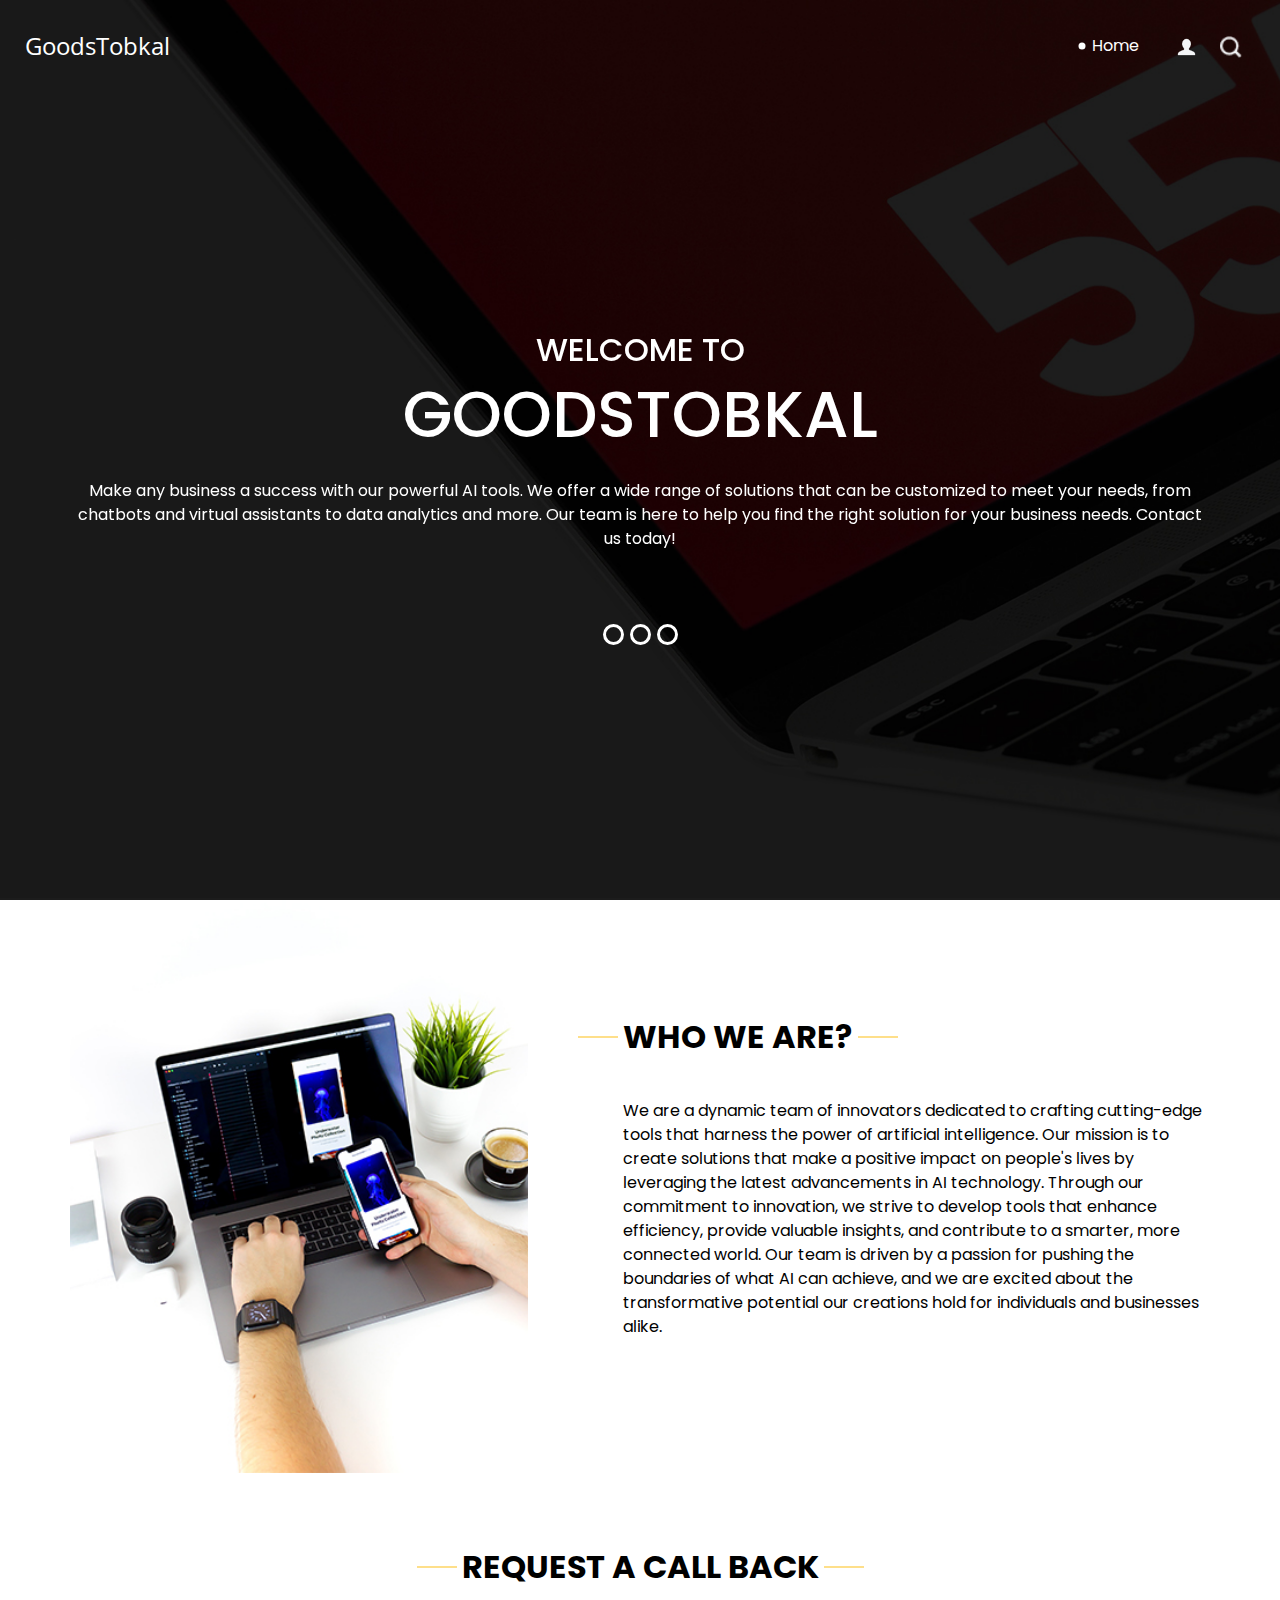
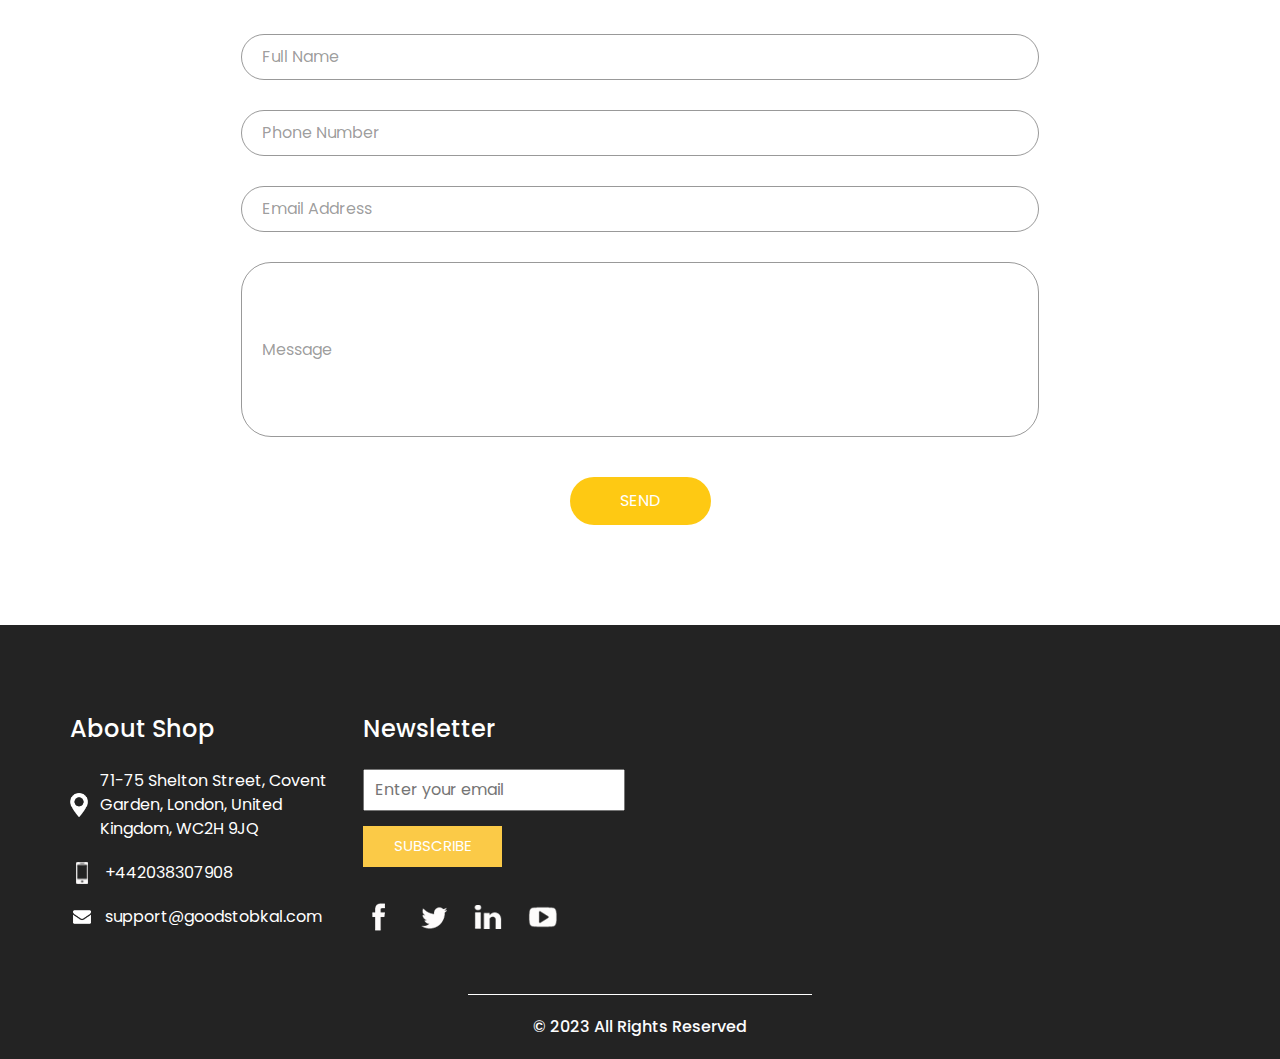
<file: index.html>
<!DOCTYPE html>
<html>

<head>
  <!-- Basic -->
  <meta charset="utf-8" />
  <meta http-equiv="X-UA-Compatible" content="IE=edge" />
  <!-- Mobile Metas -->
  <meta name="viewport" content="width=device-width, initial-scale=1, shrink-to-fit=no" />
  <!-- Site Metas -->
  <meta name="keywords" content="" />
  <meta name="description" content="" />
  <meta name="author" content="" />

  <title>GoodsTobkal</title>

  <!-- slider stylesheet -->
  <!-- slider stylesheet -->
  <link rel="stylesheet" type="text/css" href="https://cdnjs.cloudflare.com/ajax/libs/OwlCarousel2/2.3.4/assets/owl.carousel.min.css" />

  <!-- bootstrap core css -->
  <link rel="stylesheet" type="text/css" href="css/bootstrap.css" />

  <!-- fonts style -->
  <link href="https://fonts.googleapis.com/css?family=Open+Sans:400,700|Poppins:400,700&display=swap" rel="stylesheet">
  <!-- Custom styles for this template -->
  <link href="css/style.css" rel="stylesheet" />
  <!-- responsive style -->
  <link href="css/responsive.css" rel="stylesheet" />
</head>

<body>
  <div class="hero_area">
    <!-- header section strats -->
    <header class="header_section">
      <div class="container-fluid">
        <nav class="navbar navbar-expand-lg custom_nav-container pt-3">
          <a class="navbar-brand" href="index.html">
            <span>
              GoodsTobkal
            </span>
          </a>
          <button class="navbar-toggler" type="button" data-toggle="collapse" data-target="#navbarSupportedContent" aria-controls="navbarSupportedContent" aria-expanded="false" aria-label="Toggle navigation">
            <span class="navbar-toggler-icon"></span>
          </button>

          <div class="collapse navbar-collapse" id="navbarSupportedContent">
            <div class="d-flex ml-auto flex-column flex-lg-row align-items-center">
              <ul class="navbar-nav  ">
                <li class="nav-item active">
                  <a class="nav-link" href="index.html">Home <span class="sr-only">(current)</span></a>
                </li>
                <!-- <li class="nav-item">
                  <a class="nav-link" href="about.html"> About </a>
                </li>
                <li class="nav-item">
                  <a class="nav-link" href="do.html"> What we do </a>
                </li>
                <li class="nav-item">
                  <a class="nav-link" href="portfolio.html"> Portfolio </a>
                </li>
                <li class="nav-item">
                  <a class="nav-link" href="contact.html">Contact us</a>
                </li> -->
              </ul>
              <div class="user_option">
                <a href="">
                  <img src="images/user.png" alt="">
                </a>
                <form class="form-inline my-2 my-lg-0 ml-0 ml-lg-4 mb-3 mb-lg-0">
                  <button class="btn  my-2 my-sm-0 nav_search-btn" type="submit"></button>
                </form>
              </div>
            </div>
          </div>
        </nav>
      </div>
    </header>
    <!-- end header section -->
    <!-- slider section -->
    <section class=" slider_section position-relative">
      <div class="container">
        <div id="carouselExampleIndicators" class="carousel slide" data-ride="carousel">
          <ol class="carousel-indicators">
            <li data-target="#carouselExampleIndicators" data-slide-to="0" class="active"></li>
            <li data-target="#carouselExampleIndicators" data-slide-to="1"></li>
            <li data-target="#carouselExampleIndicators" data-slide-to="2"></li>
          </ol>
          <div class="carousel-inner">
            <div class="carousel-item active">
              <div class="row">
                <div class="col">
                  <div class="detail-box">
                    <div>
                      <h2>
                        welcome to

                      </h2>
                      <h1>
                        GoodsTobkal
                      </h1>
                      <p>
                        Make any business a success with our powerful AI tools. We offer a wide range of solutions that can be customized to meet your needs, from chatbots and virtual assistants to data analytics and more. Our team is here to help you find the right solution for your business needs. Contact us today!
                      </p>
                      <!-- <div class="">
                        <a href="">
                          Contact us
                        </a>
                      </div> -->
                    </div>
                  </div>
                </div>
              </div>
            </div>
            <div class="carousel-item">
              <div class="row">
                <div class="col">
                  <div class="detail-box">
                    <div>
                      <h2>
                        welcome to

                      </h2>
                      <h1>
                        GoodsTobkal LTD
                      </h1>
                      <p>
                                      We are a dynamic team of innovators dedicated to crafting cutting-edge tools that harness the power of artificial intelligence. Our mission is to create solutions that make a positive impact on people's lives by leveraging the latest advancements in AI technology. Through our commitment to innovation, we strive to develop tools that enhance efficiency, provide valuable insights, and contribute to a smarter, more connected world. Our team is driven by a passion for pushing the boundaries of what AI can achieve, and we are excited about the transformative potential our creations hold for individuals and businesses alike.

                      </p>
                      <div class="">
                        <a href="">
                          Contact us
                        </a>
                      </div>
                    </div>
                  </div>
                </div>
              </div>
            </div>
            <div class="carousel-item">
              <div class="row">
                <div class="col">
                  <div class="detail-box">
                    <div>
                      <h2>
                        welcome to

                      </h2>
                      <h1>
                        GoodsTobkal LTD
                      </h1>
                      <p>
                                     We are a dynamic team of innovators dedicated to crafting cutting-edge tools that harness the power of artificial intelligence. Our mission is to create solutions that make a positive impact on people's lives by leveraging the latest advancements in AI technology. Through our commitment to innovation, we strive to develop tools that enhance efficiency, provide valuable insights, and contribute to a smarter, more connected world. Our team is driven by a passion for pushing the boundaries of what AI can achieve, and we are excited about the transformative potential our creations hold for individuals and businesses alike.

                      </p>
                      <div class="">
                        <a href="">
                          Contact us
                        </a>
                      </div>
                    </div>
                  </div>
                </div>
              </div>
            </div>
          </div>
        </div>

      </div>
    </section>
    <!-- end slider section -->
  </div>

  <!-- do section -->

  <section class="do_section layout_padding" hidden>
    <div class="container">
      <div class="heading_container">
        <h2>
          What we do
        </h2>
        <p>
                        We are a dynamic team of innovators dedicated to crafting cutting-edge tools that harness the power of artificial intelligence. Our mission is to create solutions that make a positive impact on people's lives by leveraging the latest advancements in AI technology. Through our commitment to innovation, we strive to develop tools that enhance efficiency, provide valuable insights, and contribute to a smarter, more connected world. Our team is driven by a passion for pushing the boundaries of what AI can achieve, and we are excited about the transformative potential our creations hold for individuals and businesses alike.

        </p>
      </div>
      <div class="do_container">
        <div class="box arrow-start arrow_bg">
          <div class="img-box">
            <img src="images/d-1.png" alt="">
          </div>
          <div class="detail-box">
            <h6>
              Marketing
            </h6>
          </div>
        </div>
        <div class="box arrow-middle arrow_bg">
          <div class="img-box">
            <img src="images/d-2.png" alt="">
          </div>
          <div class="detail-box">
            <h6>
              Development
            </h6>
          </div>
        </div>
        <div class="box arrow-middle arrow_bg">
          <div class="img-box">
            <img src="images/d-3.png" alt="">
          </div>
          <div class="detail-box">
            <h6>
              Html5
            </h6>
          </div>
        </div>
        <div class="box arrow-end arrow_bg">
          <div class="img-box">
            <img src="images/d-4.png" alt="">
          </div>
          <div class="detail-box">
            <h6>
              Css
            </h6>
          </div>
        </div>
        <div class="box ">
          <div class="img-box">
            <img src="images/d-5.png" alt="">
          </div>
          <div class="detail-box">
            <h6>
              Wordpress
            </h6>
          </div>
        </div>
      </div>
    </div>
  </section>

  <!-- end do section -->

  <!-- who section -->

  <section class="who_section ">
    <div class="container">
      <div class="row">
        <div class="col-md-5">
          <div class="img-box">
            <img src="images/who-img.jpg" alt="">
          </div>
        </div>
        <div class="col-md-7">
          <div class="detail-box">
            <div class="heading_container">
              <h2>
                WHO WE ARE?
              </h2>
            </div>
            <p>
              We are a dynamic team of innovators dedicated to crafting cutting-edge tools that harness the power of artificial intelligence. Our mission is to create solutions that make a positive impact on people's lives by leveraging the latest advancements in AI technology. Through our commitment to innovation, we strive to develop tools that enhance efficiency, provide valuable insights, and contribute to a smarter, more connected world. Our team is driven by a passion for pushing the boundaries of what AI can achieve, and we are excited about the transformative potential our creations hold for individuals and businesses alike.
            </p>
            <!-- <div>
              <a href="">
                Read More
              </a>
            </div> -->
          </div>
        </div>
      </div>
    </div>
  </section>

  <!-- end who section -->


  <!-- work section -->
  <section class="work_section layout_padding" hidden>
    <div class="container">
      <div class="heading_container">
        <h2>
          CREATIVE WORKS
        </h2>
        <p>
          consectetur adipiscing elit, sed do eiusmod tempor incididunt ut labore et dolore magna aliqua. Ut enim ad
          minim veniam, quis nostrud exercitation
        </p>
      </div>
      <div class="work_container layout_padding2">
        <div class="box b-1">
          <img src="images/w-1.png" alt="">
        </div>
        <div class="box b-2">
          <img src="images/w-2.png" alt="">

        </div>
        <div class="box b-3">
          <img src="images/w-3.png" alt="">

        </div>
        <div class="box b-4">
          <img src="images/w-4.png" alt="">

        </div>
      </div>
    </div>
  </section>

  <!-- end work section -->

  <!-- client section -->
  <section class="client_section" hidden>
    <div class="container">
      <div class="heading_container">
        <h2>
          WHAT CUSTOMERS SAY
        </h2>
      </div>
      <div class="carousel-wrap ">
        <div class="owl-carousel">
          <div class="item">
            <div class="box">
              <div class="img-box">
                <img src="images/c-1.png" alt="">
              </div>
              <div class="detail-box">
                <h5>
                  Tempor incididunt <br>
                  <span>
                    Dipiscing elit
                  </span>
                </h5>
                <img src="images/quote.png" alt="">
                <p>
                  Dipiscing elit, sed do eiusmod tempor incididunt ut labore et dolore magna aliqua. Ut enim ad minim
                </p>
              </div>
            </div>
          </div>
          <div class="item">
            <div class="box">
              <div class="img-box">
                <img src="images/c-2.png" alt="">
              </div>
              <div class="detail-box">
                <h5>
                  Tempor incididunt <br>
                  <span>
                    Dipiscing elit
                  </span>
                </h5>
                <img src="images/quote.png" alt="">
                <p>
                  Dipiscing elit, sed do eiusmod tempor incididunt ut labore et dolore magna aliqua. Ut enim ad minim
                </p>
              </div>
            </div>
          </div>
          <div class="item">
            <div class="box">
              <div class="img-box">
                <img src="images/c-3.png" alt="">
              </div>
              <div class="detail-box">
                <h5>
                  Tempor incididunt <br>
                  <span>
                    Dipiscing elit
                  </span>
                </h5>
                <img src="images/quote.png" alt="">
                <p>
                  Dipiscing elit, sed do eiusmod tempor incididunt ut labore et dolore magna aliqua. Ut enim ad minim
                </p>
              </div>
            </div>
          </div>
        </div>
      </div>
    </div>
  </section>

  <!-- end client section -->

  <!-- target section -->
  <section class="target_section layout_padding2" hidden>
    <div class="container">
      <div class="row">
        <div class="col-md-3 col-sm-6">
          <div class="detail-box">
            <h2>
              1000+
            </h2>
            <h5>
              Years of Business
            </h5>
          </div>
        </div>
        <div class="col-md-3 col-sm-6">
          <div class="detail-box">
            <h2>
              20000+
            </h2>
            <h5>
              Projects Delivered
            </h5>
          </div>
        </div>
        <div class="col-md-3 col-sm-6">
          <div class="detail-box">
            <h2>
              10000+
            </h2>
            <h5>
              Satisfied Customers
            </h5>
          </div>
        </div>
        <div class="col-md-3 col-sm-6">
          <div class="detail-box">
            <h2>
              1500+
            </h2>
            <h5>
              Cups of Coffee
            </h5>
          </div>
        </div>
      </div>
    </div>
  </section>

  <!-- end target section -->


  <!-- contact section -->

  <section class="contact_section layout_padding">
    <div class="container">

      <div class="heading_container">
        <h2>
          Request A Call Back
        </h2>
      </div>
      <div class="">
        <div class="">
          <div class="row">
            <div class="col-md-9 mx-auto">
              <div class="contact-form">
                <form action="">
                  <div>
                    <input type="text" placeholder="Full Name ">
                  </div>
                  <div>
                    <input type="text" placeholder="Phone Number">
                  </div>
                  <div>
                    <input type="email" placeholder="Email Address">
                  </div>
                  <div>
                    <input type="text" placeholder="Message" class="input_message">
                  </div>
                  <div class="d-flex justify-content-center">
                    <button type="submit" class="btn_on-hover">
                      Send
                    </button>
                  </div>
                </form>
              </div>
            </div>
          </div>
        </div>
      </div>
      <div class="map_img-box" hidden>
        <img src="images/map-img.png" alt="">
      </div>
    </div>
  </section>


  <!-- end contact section -->


  <!-- info section -->
  <section class="info_section ">
    <div class="container">
      <div class="row">
        <div class="col-md-3">
          <div class="info_contact">
            <h5>
              About Shop
            </h5>
            <div>
              <div class="img-box">
                <img src="images/location-white.png" width="18px" alt="">
              </div>
              <p>
                71-75 Shelton Street, Covent Garden, London, United Kingdom, WC2H 9JQ
              </p>
            </div>
            <div>
              <div class="img-box">
                <img src="images/telephone-white.png" width="12px" alt="">
              </div>
              <p>
                +442038307908
              </p>
            </div>
            <div>
              <div class="img-box">
                <img src="images/envelope-white.png" width="18px" alt="">
              </div>
              <p>
                support@goodstobkal.com
              </p>
            </div>
          </div>
        </div>
        <div class="col-md-3" hidden>
          <div class="info_info">
            <h5>
              Informations
            </h5>
            <p>
              ipsum dolor sit amet, consectetur adipiscing elit, sed do eiusmod tempor incididunt
            </p>
          </div>
        </div>

        <div class="col-md-3" hidden>
          <div class="info_insta">
            <h5>
              Instagram
            </h5>
            <div class="insta_container">
              <div>
                <a href="">
                  <div class="insta-box b-1">
                    <img src="images/insta.png" alt="">
                  </div>
                </a>
                <a href="">
                  <div class="insta-box b-2">
                    <img src="images/insta.png" alt="">
                  </div>
                </a>
              </div>

              <div>
                <a href="">
                  <div class="insta-box b-3">
                    <img src="images/insta.png" alt="">
                  </div>
                </a>
                <a href="">
                  <div class="insta-box b-4">
                    <img src="images/insta.png" alt="">
                  </div>
                </a>
              </div>
              <div>
                <a href="">
                  <div class="insta-box b-3">
                    <img src="images/insta.png" alt="">
                  </div>
                </a>
                <a href="">
                  <div class="insta-box b-4">
                    <img src="images/insta.png" alt="">
                  </div>
                </a>
              </div>
            </div>
          </div>
        </div>
        <div class="col-md-3">
          <div class="info_form ">
            <h5>
              Newsletter
            </h5>
            <form action="">
              <input type="email" placeholder="Enter your email">
              <button>
                Subscribe
              </button>
            </form>
            <div class="social_box">
              <a href="">
                <img src="images/fb.png" alt="">
              </a>
              <a href="">
                <img src="images/twitter.png" alt="">
              </a>
              <a href="">
                <img src="images/linkedin.png" alt="">
              </a>
              <a href="">
                <img src="images/youtube.png" alt="">
              </a>
            </div>
          </div>
        </div>
      </div>
    </div>
  </section>

  <!-- end info_section -->


  <!-- footer section -->
  <section class="container-fluid footer_section">
    <p>
      &copy; 2023 All Rights Reserved 
      <!-- <a href="https://html.design/">Free Html Templates</a> -->
    </p>
  </section>
  <!-- footer section -->

  <script type="text/javascript" src="js/jquery-3.4.1.min.js"></script>
  <script type="text/javascript" src="js/bootstrap.js"></script>
  <script type="text/javascript" src="https://cdnjs.cloudflare.com/ajax/libs/OwlCarousel2/2.3.4/owl.carousel.min.js">
  </script>
  <!-- owl carousel script 
    -->
  <script type="text/javascript">
    $(".owl-carousel").owlCarousel({
      loop: true,
      margin: 0,
      navText: [],
      center: true,
      autoplay: true,
      autoplayHoverPause: true,
      responsive: {
        0: {
          items: 1
        },
        1000: {
          items: 3
        }
      }
    });
  </script>
  <!-- end owl carousel script -->

</body>

</html>
</file>
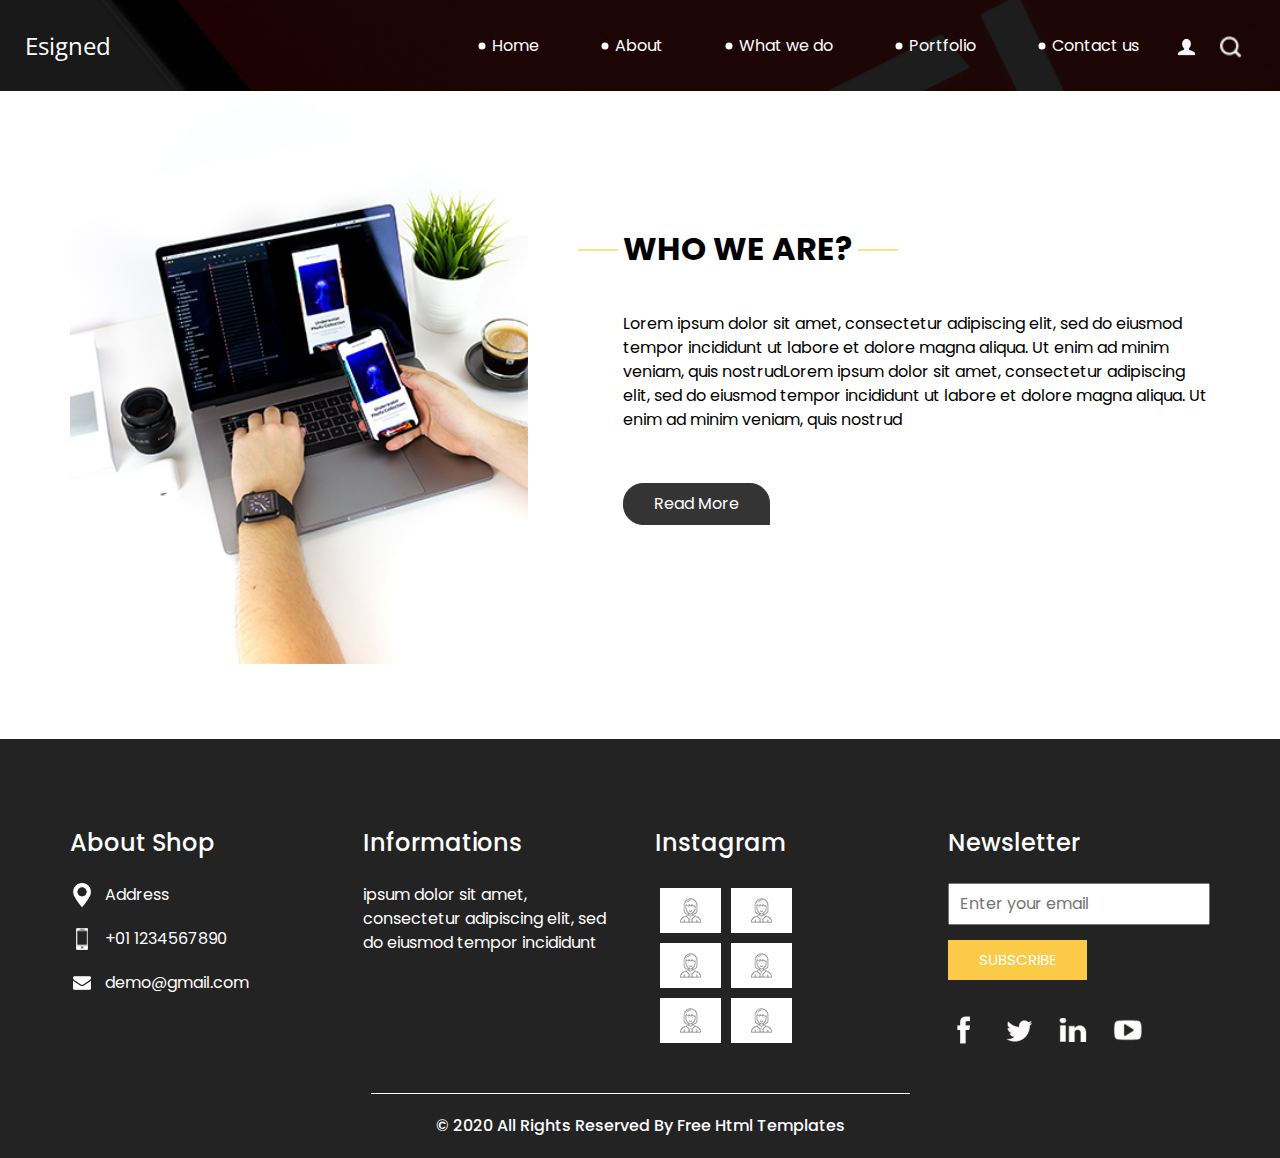
<file: about.html>
<!DOCTYPE html>
<html>

<head>
  <!-- Basic -->
  <meta charset="utf-8" />
  <meta http-equiv="X-UA-Compatible" content="IE=edge" />
  <!-- Mobile Metas -->
  <meta name="viewport" content="width=device-width, initial-scale=1, shrink-to-fit=no" />
  <!-- Site Metas -->
  <meta name="keywords" content="" />
  <meta name="description" content="" />
  <meta name="author" content="" />

  <title>Esigned</title>

  <!-- slider stylesheet -->
  <!-- slider stylesheet -->
  <link rel="stylesheet" type="text/css" href="https://cdnjs.cloudflare.com/ajax/libs/OwlCarousel2/2.3.4/assets/owl.carousel.min.css" />

  <!-- bootstrap core css -->
  <link rel="stylesheet" type="text/css" href="css/bootstrap.css" />

  <!-- fonts style -->
  <link href="https://fonts.googleapis.com/css?family=Open+Sans:400,700|Poppins:400,700&display=swap" rel="stylesheet">
  <!-- Custom styles for this template -->
  <link href="css/style.css" rel="stylesheet" />
  <!-- responsive style -->
  <link href="css/responsive.css" rel="stylesheet" />
</head>

<body class="sub_page">
  <div class="hero_area">
    <!-- header section strats -->
    <header class="header_section">
      <div class="container-fluid">
        <nav class="navbar navbar-expand-lg custom_nav-container pt-3">
          <a class="navbar-brand" href="index.html">
            <span>
              Esigned
            </span>
          </a>
          <button class="navbar-toggler" type="button" data-toggle="collapse" data-target="#navbarSupportedContent" aria-controls="navbarSupportedContent" aria-expanded="false" aria-label="Toggle navigation">
            <span class="navbar-toggler-icon"></span>
          </button>

          <div class="collapse navbar-collapse" id="navbarSupportedContent">
            <div class="d-flex ml-auto flex-column flex-lg-row align-items-center">
              <ul class="navbar-nav  ">
                <li class="nav-item active">
                  <a class="nav-link" href="index.html">Home <span class="sr-only">(current)</span></a>
                </li>
                <li class="nav-item">
                  <a class="nav-link" href="about.html"> About </a>
                </li>
                <li class="nav-item">
                  <a class="nav-link" href="do.html"> What we do </a>
                </li>
                <li class="nav-item">
                  <a class="nav-link" href="portfolio.html"> Portfolio </a>
                </li>
                <li class="nav-item">
                  <a class="nav-link" href="contact.html">Contact us</a>
                </li>
              </ul>
              <div class="user_option">
                <a href="">
                  <img src="images/user.png" alt="">
                </a>
                <form class="form-inline my-2 my-lg-0 ml-0 ml-lg-4 mb-3 mb-lg-0">
                  <button class="btn  my-2 my-sm-0 nav_search-btn" type="submit"></button>
                </form>
              </div>
            </div>
          </div>
        </nav>
      </div>
    </header>
    <!-- end header section -->
  </div>


  <!-- who section -->

  <section class="who_section layout_padding">
    <div class="container">
      <div class="row">
        <div class="col-md-5">
          <div class="img-box">
            <img src="images/who-img.jpg" alt="">
          </div>
        </div>
        <div class="col-md-7">
          <div class="detail-box">
            <div class="heading_container">
              <h2>
                WHO WE ARE?
              </h2>
            </div>
            <p>
              Lorem ipsum dolor sit amet, consectetur adipiscing elit, sed do eiusmod tempor incididunt ut labore et
              dolore magna aliqua. Ut enim ad minim veniam, quis nostrudLorem ipsum dolor sit amet, consectetur
              adipiscing elit, sed do eiusmod tempor incididunt ut labore et dolore magna aliqua. Ut enim ad minim
              veniam, quis nostrud
            </p>
            <div>
              <a href="">
                Read More
              </a>
            </div>
          </div>
        </div>
      </div>
    </div>
  </section>

  <!-- end who section -->


  <!-- info section -->
  <section class="info_section ">
    <div class="container">
      <div class="row">
        <div class="col-md-3">
          <div class="info_contact">
            <h5>
              About Shop
            </h5>
            <div>
              <div class="img-box">
                <img src="images/location-white.png" width="18px" alt="">
              </div>
              <p>
                Address
              </p>
            </div>
            <div>
              <div class="img-box">
                <img src="images/telephone-white.png" width="12px" alt="">
              </div>
              <p>
                +01 1234567890
              </p>
            </div>
            <div>
              <div class="img-box">
                <img src="images/envelope-white.png" width="18px" alt="">
              </div>
              <p>
                demo@gmail.com
              </p>
            </div>
          </div>
        </div>
        <div class="col-md-3">
          <div class="info_info">
            <h5>
              Informations
            </h5>
            <p>
              ipsum dolor sit amet, consectetur adipiscing elit, sed do eiusmod tempor incididunt
            </p>
          </div>
        </div>

        <div class="col-md-3">
          <div class="info_insta">
            <h5>
              Instagram
            </h5>
            <div class="insta_container">
              <div>
                <a href="">
                  <div class="insta-box b-1">
                    <img src="images/insta.png" alt="">
                  </div>
                </a>
                <a href="">
                  <div class="insta-box b-2">
                    <img src="images/insta.png" alt="">
                  </div>
                </a>
              </div>

              <div>
                <a href="">
                  <div class="insta-box b-3">
                    <img src="images/insta.png" alt="">
                  </div>
                </a>
                <a href="">
                  <div class="insta-box b-4">
                    <img src="images/insta.png" alt="">
                  </div>
                </a>
              </div>
              <div>
                <a href="">
                  <div class="insta-box b-3">
                    <img src="images/insta.png" alt="">
                  </div>
                </a>
                <a href="">
                  <div class="insta-box b-4">
                    <img src="images/insta.png" alt="">
                  </div>
                </a>
              </div>
            </div>
          </div>
        </div>
        <div class="col-md-3">
          <div class="info_form ">
            <h5>
              Newsletter
            </h5>
            <form action="">
              <input type="email" placeholder="Enter your email">
              <button>
                Subscribe
              </button>
            </form>
            <div class="social_box">
              <a href="">
                <img src="images/fb.png" alt="">
              </a>
              <a href="">
                <img src="images/twitter.png" alt="">
              </a>
              <a href="">
                <img src="images/linkedin.png" alt="">
              </a>
              <a href="">
                <img src="images/youtube.png" alt="">
              </a>
            </div>
          </div>
        </div>
      </div>
    </div>
  </section>

  <!-- end info_section -->


  <!-- footer section -->
  <section class="container-fluid footer_section">
    <p>
      &copy; 2020 All Rights Reserved By
      <a href="https://html.design/">Free Html Templates</a>
    </p>
  </section>
  <!-- footer section -->

  <script type="text/javascript" src="js/jquery-3.4.1.min.js"></script>
  <script type="text/javascript" src="js/bootstrap.js"></script>
  <script type="text/javascript" src="https://cdnjs.cloudflare.com/ajax/libs/OwlCarousel2/2.3.4/owl.carousel.min.js">
  </script>
  <!-- owl carousel script 
    -->
  <script type="text/javascript">
    $(".owl-carousel").owlCarousel({
      loop: true,
      margin: 0,
      navText: [],
      center: true,
      autoplay: true,
      autoplayHoverPause: true,
      responsive: {
        0: {
          items: 1
        },
        1000: {
          items: 3
        }
      }
    });
  </script>
  <!-- end owl carousel script -->

</body>

</html>
</file>
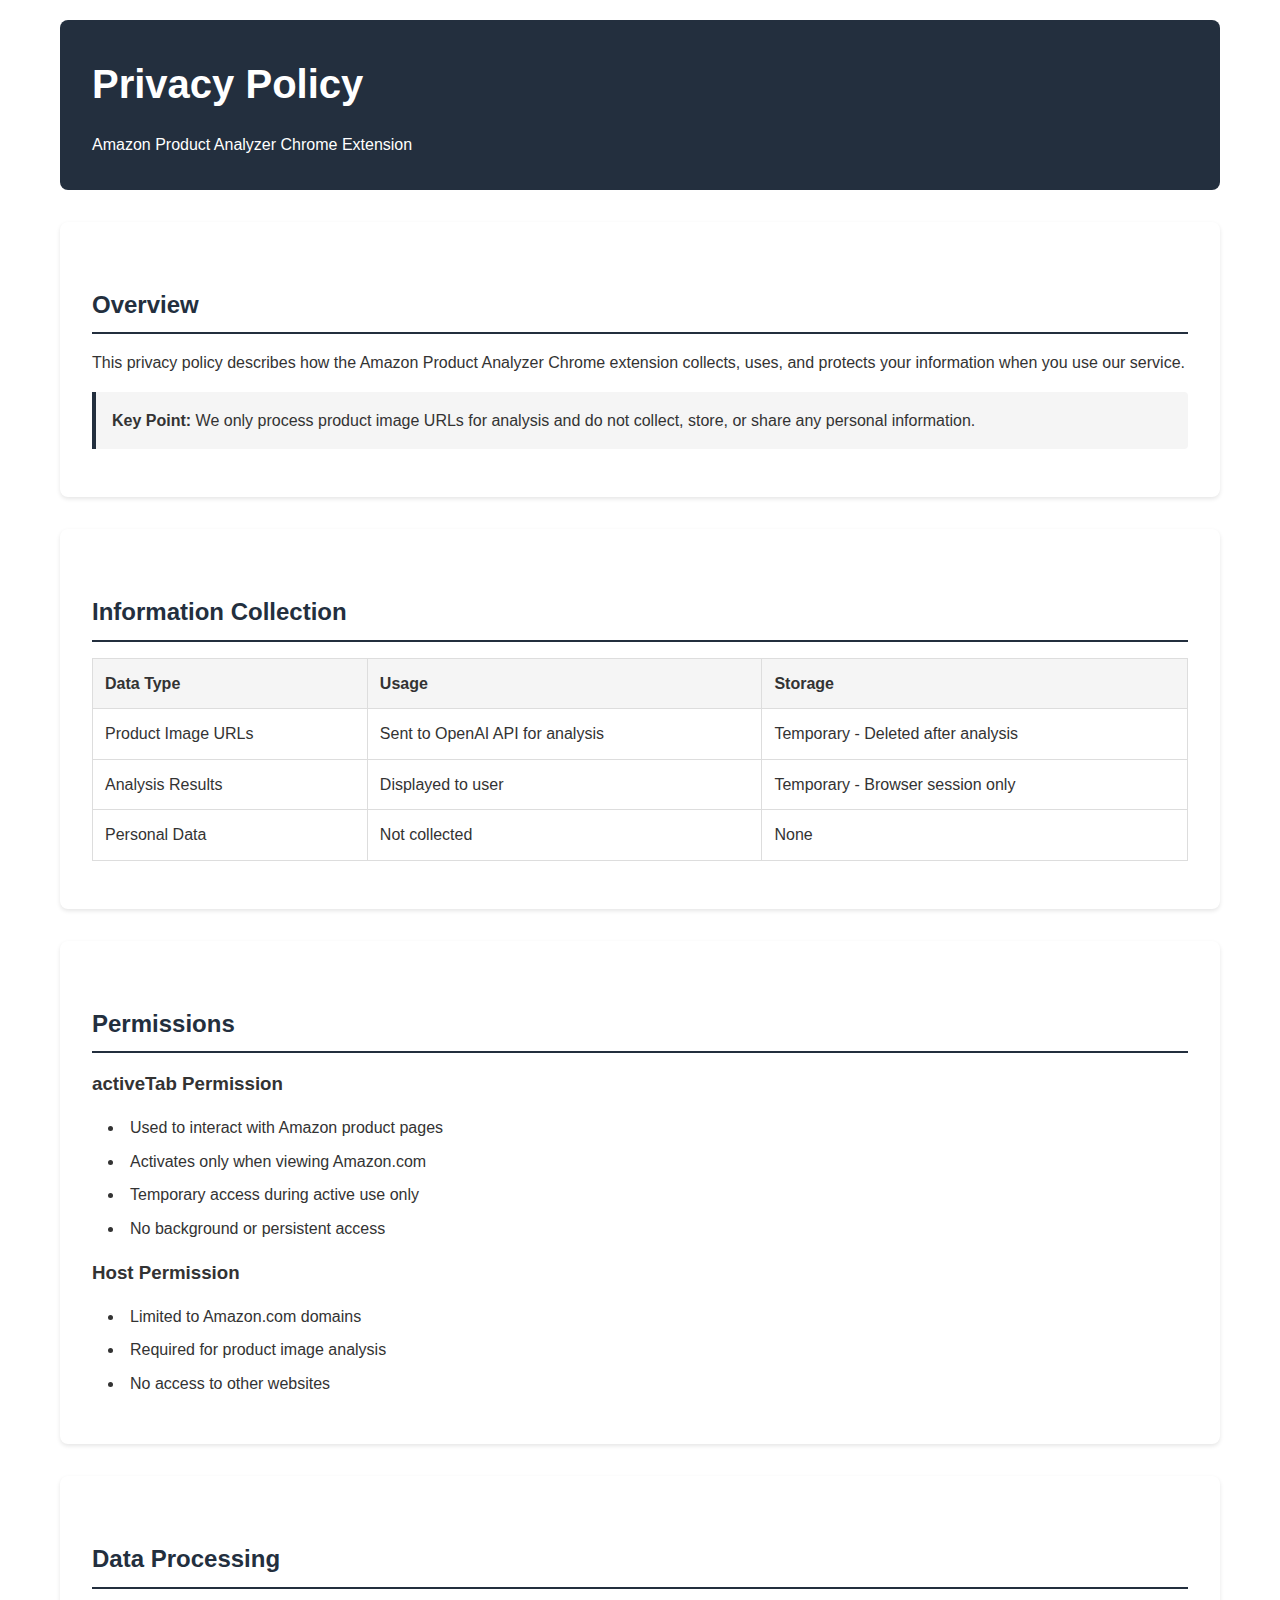
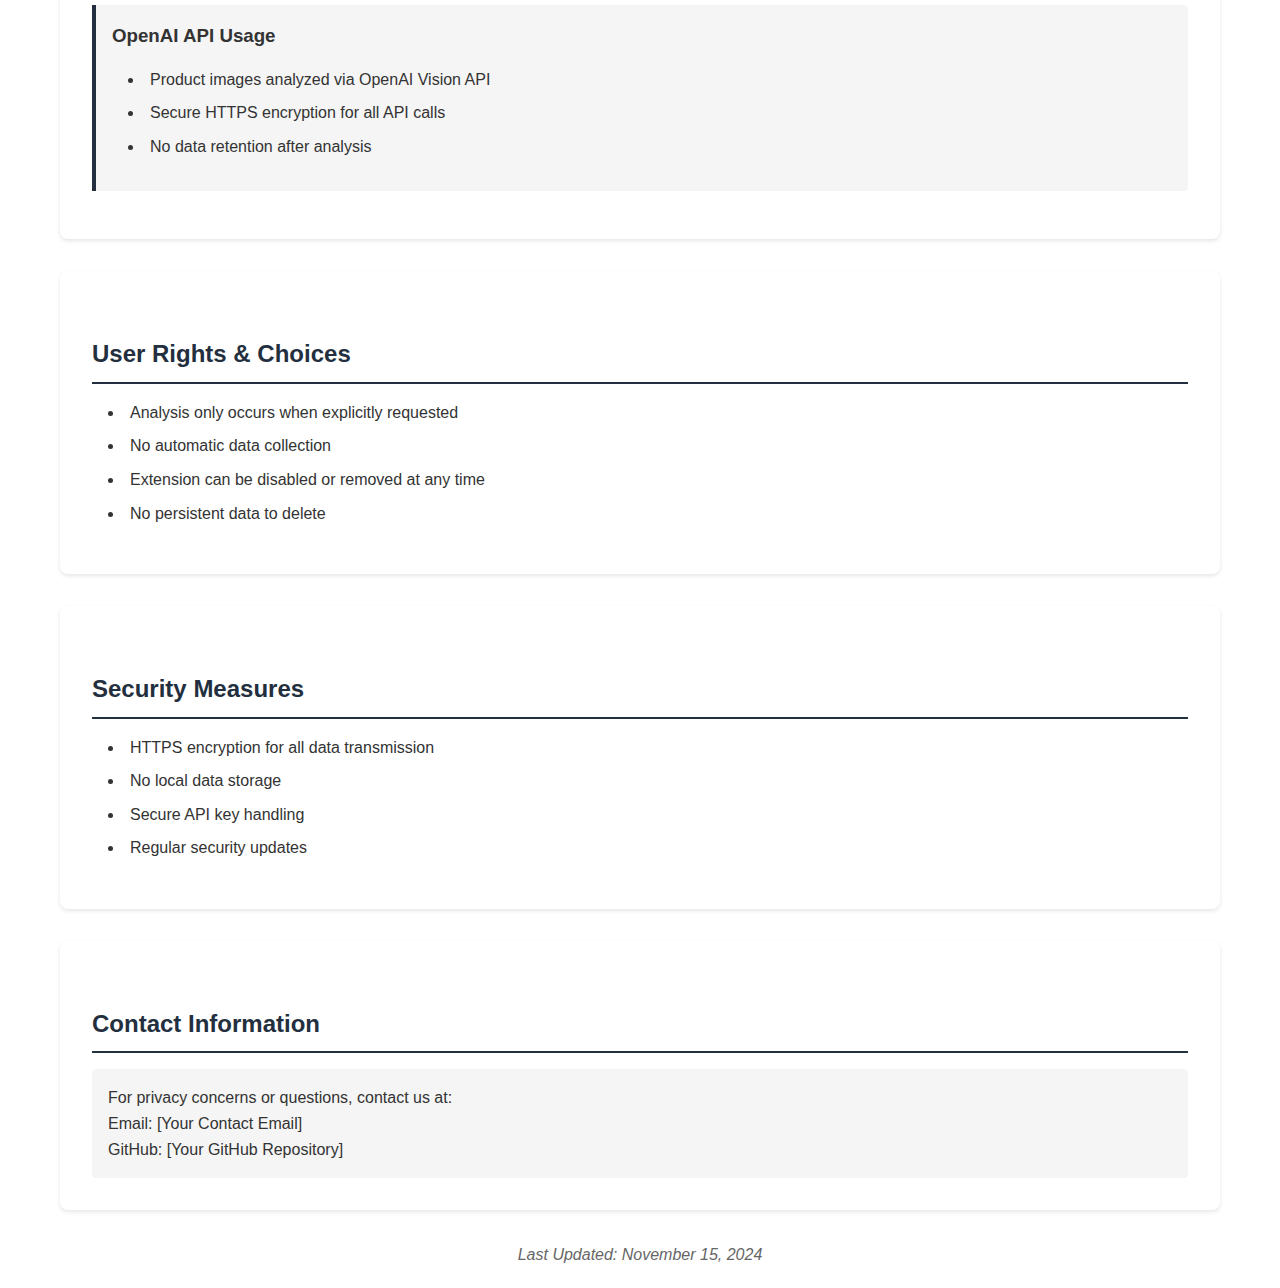
<file: amazon.html>
<!DOCTYPE html>
<html lang="en">
<head>
    <meta charset="UTF-8">
    <meta name="viewport" content="width=device-width, initial-scale=1.0">
    <title>Amazon Product Analyzer - Privacy Policy</title>
    <style>
        :root {
            --primary-color: #232f3e;
            --secondary-color: #37475a;
            --text-color: #333;
            --light-gray: #f5f5f5;
            --border-color: #ddd;
        }

        * {
            margin: 0;
            padding: 0;
            box-sizing: border-box;
        }

        body {
            font-family: Arial, sans-serif;
            line-height: 1.6;
            color: var(--text-color);
            max-width: 1200px;
            margin: 0 auto;
            padding: 20px;
        }

        header {
            background-color: var(--primary-color);
            color: white;
            padding: 2rem;
            border-radius: 8px;
            margin-bottom: 2rem;
        }

        h1 {
            font-size: 2.5rem;
            margin-bottom: 1rem;
        }

        h2 {
            color: var(--primary-color);
            margin: 2rem 0 1rem;
            padding-bottom: 0.5rem;
            border-bottom: 2px solid var(--primary-color);
        }

        .section {
            background: white;
            padding: 2rem;
            margin-bottom: 2rem;
            border-radius: 8px;
            box-shadow: 0 2px 4px rgba(0,0,0,0.1);
        }

        .highlight-box {
            background-color: var(--light-gray);
            padding: 1rem;
            border-left: 4px solid var(--primary-color);
            margin: 1rem 0;
            border-radius: 0 4px 4px 0;
        }

        ul {
            list-style-position: inside;
            margin: 1rem 0;
        }

        li {
            margin: 0.5rem 0;
            padding-left: 1rem;
        }

        .contact-info {
            background-color: var(--light-gray);
            padding: 1rem;
            border-radius: 4px;
            margin-top: 1rem;
        }

        .last-updated {
            color: #666;
            font-style: italic;
            margin-top: 2rem;
            text-align: center;
        }

        table {
            width: 100%;
            border-collapse: collapse;
            margin: 1rem 0;
        }

        th, td {
            border: 1px solid var(--border-color);
            padding: 0.75rem;
            text-align: left;
        }

        th {
            background-color: var(--light-gray);
        }

        tr:hover {
            background-color: #f8f8f8;
        }

        @media (max-width: 768px) {
            body {
                padding: 10px;
            }
            header {
                padding: 1rem;
            }
            .section {
                padding: 1rem;
            }
        }
    </style>
</head>
<body>
    <header>
        <h1>Privacy Policy</h1>
        <p>Amazon Product Analyzer Chrome Extension</p>
    </header>

    <div class="section">
        <h2>Overview</h2>
        <p>This privacy policy describes how the Amazon Product Analyzer Chrome extension collects, uses, and protects your information when you use our service.</p>
        <div class="highlight-box">
            <p><strong>Key Point:</strong> We only process product image URLs for analysis and do not collect, store, or share any personal information.</p>
        </div>
    </div>

    <div class="section">
        <h2>Information Collection</h2>
        <table>
            <tr>
                <th>Data Type</th>
                <th>Usage</th>
                <th>Storage</th>
            </tr>
            <tr>
                <td>Product Image URLs</td>
                <td>Sent to OpenAI API for analysis</td>
                <td>Temporary - Deleted after analysis</td>
            </tr>
            <tr>
                <td>Analysis Results</td>
                <td>Displayed to user</td>
                <td>Temporary - Browser session only</td>
            </tr>
            <tr>
                <td>Personal Data</td>
                <td>Not collected</td>
                <td>None</td>
            </tr>
        </table>
    </div>

    <div class="section">
        <h2>Permissions</h2>
        <h3>activeTab Permission</h3>
        <ul>
            <li>Used to interact with Amazon product pages</li>
            <li>Activates only when viewing Amazon.com</li>
            <li>Temporary access during active use only</li>
            <li>No background or persistent access</li>
        </ul>

        <h3>Host Permission</h3>
        <ul>
            <li>Limited to Amazon.com domains</li>
            <li>Required for product image analysis</li>
            <li>No access to other websites</li>
        </ul>
    </div>

    <div class="section">
        <h2>Data Processing</h2>
        <div class="highlight-box">
            <h3>OpenAI API Usage</h3>
            <ul>
                <li>Product images analyzed via OpenAI Vision API</li>
                <li>Secure HTTPS encryption for all API calls</li>
                <li>No data retention after analysis</li>
            </ul>
        </div>
    </div>

    <div class="section">
        <h2>User Rights & Choices</h2>
        <ul>
            <li>Analysis only occurs when explicitly requested</li>
            <li>No automatic data collection</li>
            <li>Extension can be disabled or removed at any time</li>
            <li>No persistent data to delete</li>
        </ul>
    </div>

    <div class="section">
        <h2>Security Measures</h2>
        <ul>
            <li>HTTPS encryption for all data transmission</li>
            <li>No local data storage</li>
            <li>Secure API key handling</li>
            <li>Regular security updates</li>
        </ul>
    </div>

    <div class="section">
        <h2>Contact Information</h2>
        <div class="contact-info">
            <p>For privacy concerns or questions, contact us at:</p>
            <p>Email: [Your Contact Email]</p>
            <p>GitHub: [Your GitHub Repository]</p>
        </div>
    </div>

    <p class="last-updated">Last Updated: November 15, 2024</p>
</body>
</html>
</file>
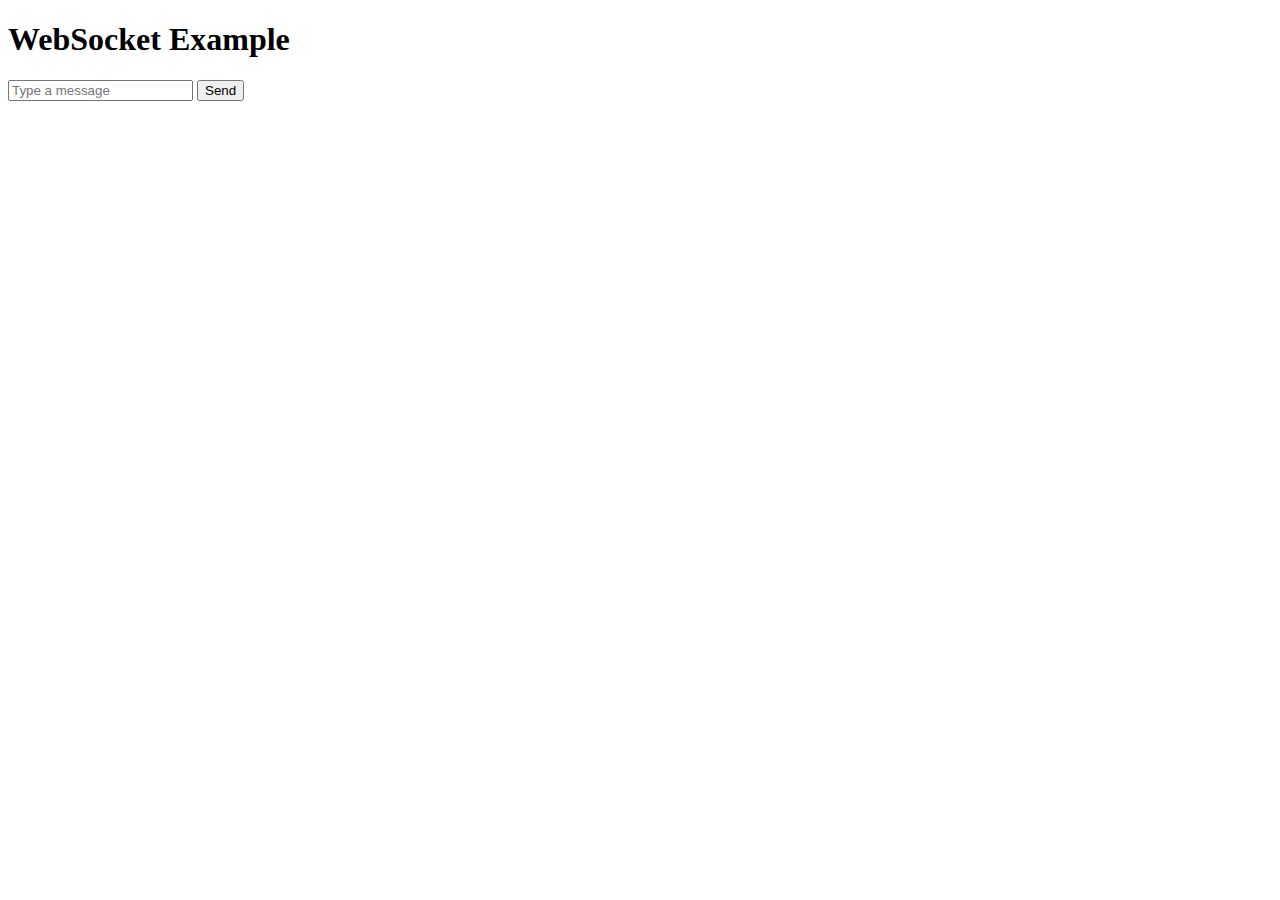
<file: chat.html>
<!DOCTYPE html>
<html>
<head>
    <title>WebSocket Example</title>
</head>
<body>
    <h1>WebSocket Example</h1>
    <div>
        <input type="text" id="messageInput" placeholder="Type a message">
        <button onclick="sendMessage()">Send</button>
    </div>
    <div id="output"></div>

    <script>
        const userId = prompt("Enter your user ID (e.g., user1, user2):"); // Prompt the user for their user ID

        const ws = new WebSocket(`ws://52.7.111.79/ws/${userId}`);

        ws.onmessage = function (event) {
            const outputDiv = document.getElementById("output");
            outputDiv.innerHTML += `<p>Received: ${event.data}</p>`;
        };

        function sendMessage() {
            const messageInput = document.getElementById("messageInput");
            const message = messageInput.value;
            ws.send(message);
            messageInput.value = "";
        }
    </script>
</body>
</html>
</file>
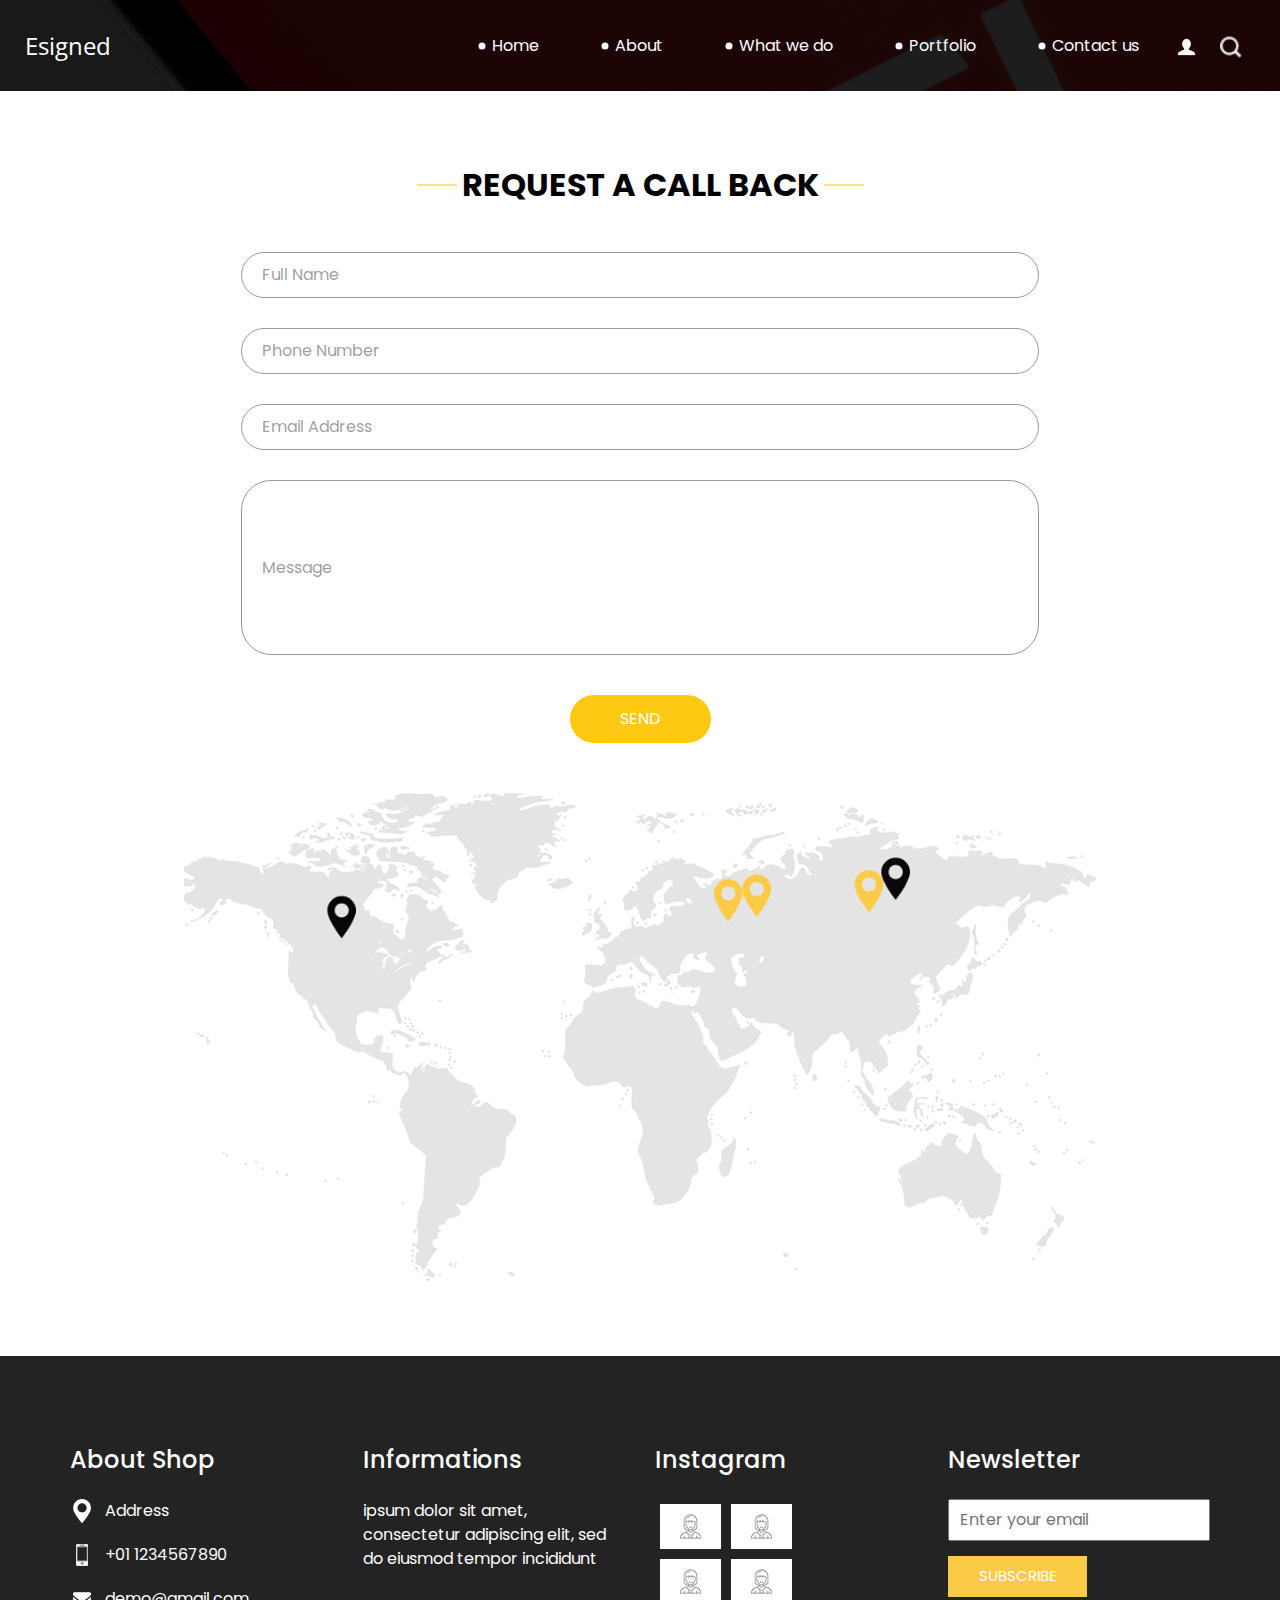
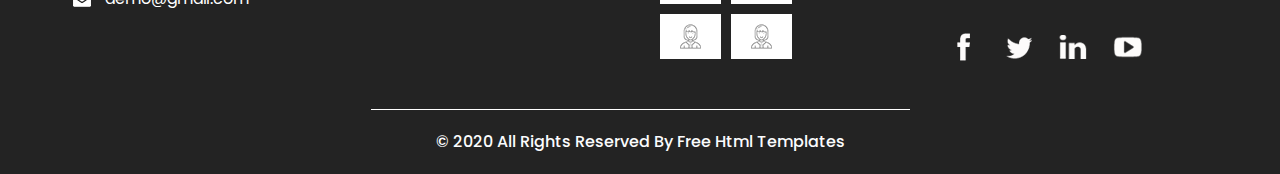
<file: contact.html>
<!DOCTYPE html>
<html>

<head>
  <!-- Basic -->
  <meta charset="utf-8" />
  <meta http-equiv="X-UA-Compatible" content="IE=edge" />
  <!-- Mobile Metas -->
  <meta name="viewport" content="width=device-width, initial-scale=1, shrink-to-fit=no" />
  <!-- Site Metas -->
  <meta name="keywords" content="" />
  <meta name="description" content="" />
  <meta name="author" content="" />

  <title>Esigned</title>

  <!-- slider stylesheet -->
  <!-- slider stylesheet -->
  <link rel="stylesheet" type="text/css" href="https://cdnjs.cloudflare.com/ajax/libs/OwlCarousel2/2.3.4/assets/owl.carousel.min.css" />

  <!-- bootstrap core css -->
  <link rel="stylesheet" type="text/css" href="css/bootstrap.css" />

  <!-- fonts style -->
  <link href="https://fonts.googleapis.com/css?family=Open+Sans:400,700|Poppins:400,700&display=swap" rel="stylesheet">
  <!-- Custom styles for this template -->
  <link href="css/style.css" rel="stylesheet" />
  <!-- responsive style -->
  <link href="css/responsive.css" rel="stylesheet" />
</head>

<body class="sub_page">
  <div class="hero_area">
    <!-- header section strats -->
    <header class="header_section">
      <div class="container-fluid">
        <nav class="navbar navbar-expand-lg custom_nav-container pt-3">
          <a class="navbar-brand" href="index.html">
            <span>
              Esigned
            </span>
          </a>
          <button class="navbar-toggler" type="button" data-toggle="collapse" data-target="#navbarSupportedContent" aria-controls="navbarSupportedContent" aria-expanded="false" aria-label="Toggle navigation">
            <span class="navbar-toggler-icon"></span>
          </button>

          <div class="collapse navbar-collapse" id="navbarSupportedContent">
            <div class="d-flex ml-auto flex-column flex-lg-row align-items-center">
              <ul class="navbar-nav  ">
                <li class="nav-item active">
                  <a class="nav-link" href="index.html">Home <span class="sr-only">(current)</span></a>
                </li>
                <li class="nav-item">
                  <a class="nav-link" href="about.html"> About </a>
                </li>
                <li class="nav-item">
                  <a class="nav-link" href="do.html"> What we do </a>
                </li>
                <li class="nav-item">
                  <a class="nav-link" href="portfolio.html"> Portfolio </a>
                </li>
                <li class="nav-item">
                  <a class="nav-link" href="contact.html">Contact us</a>
                </li>
              </ul>
              <div class="user_option">
                <a href="">
                  <img src="images/user.png" alt="">
                </a>
                <form class="form-inline my-2 my-lg-0 ml-0 ml-lg-4 mb-3 mb-lg-0">
                  <button class="btn  my-2 my-sm-0 nav_search-btn" type="submit"></button>
                </form>
              </div>
            </div>
          </div>
        </nav>
      </div>
    </header>
    <!-- end header section -->
  </div>

  <!-- contact section -->

  <section class="contact_section layout_padding">
    <div class="container">

      <div class="heading_container">
        <h2>
          Request A Call Back
        </h2>
      </div>
      <div class="">
        <div class="">
          <div class="row">
            <div class="col-md-9 mx-auto">
              <div class="contact-form">
                <form action="">
                  <div>
                    <input type="text" placeholder="Full Name ">
                  </div>
                  <div>
                    <input type="text" placeholder="Phone Number">
                  </div>
                  <div>
                    <input type="email" placeholder="Email Address">
                  </div>
                  <div>
                    <input type="text" placeholder="Message" class="input_message">
                  </div>
                  <div class="d-flex justify-content-center">
                    <button type="submit" class="btn_on-hover">
                      Send
                    </button>
                  </div>
                </form>
              </div>
            </div>
          </div>
        </div>
      </div>
      <div class="map_img-box">
        <img src="images/map-img.png" alt="">
      </div>
    </div>
  </section>


  <!-- end contact section -->


  <!-- info section -->
  <section class="info_section ">
    <div class="container">
      <div class="row">
        <div class="col-md-3">
          <div class="info_contact">
            <h5>
              About Shop
            </h5>
            <div>
              <div class="img-box">
                <img src="images/location-white.png" width="18px" alt="">
              </div>
              <p>
                Address
              </p>
            </div>
            <div>
              <div class="img-box">
                <img src="images/telephone-white.png" width="12px" alt="">
              </div>
              <p>
                +01 1234567890
              </p>
            </div>
            <div>
              <div class="img-box">
                <img src="images/envelope-white.png" width="18px" alt="">
              </div>
              <p>
                demo@gmail.com
              </p>
            </div>
          </div>
        </div>
        <div class="col-md-3">
          <div class="info_info">
            <h5>
              Informations
            </h5>
            <p>
              ipsum dolor sit amet, consectetur adipiscing elit, sed do eiusmod tempor incididunt
            </p>
          </div>
        </div>

        <div class="col-md-3">
          <div class="info_insta">
            <h5>
              Instagram
            </h5>
            <div class="insta_container">
              <div>
                <a href="">
                  <div class="insta-box b-1">
                    <img src="images/insta.png" alt="">
                  </div>
                </a>
                <a href="">
                  <div class="insta-box b-2">
                    <img src="images/insta.png" alt="">
                  </div>
                </a>
              </div>

              <div>
                <a href="">
                  <div class="insta-box b-3">
                    <img src="images/insta.png" alt="">
                  </div>
                </a>
                <a href="">
                  <div class="insta-box b-4">
                    <img src="images/insta.png" alt="">
                  </div>
                </a>
              </div>
              <div>
                <a href="">
                  <div class="insta-box b-3">
                    <img src="images/insta.png" alt="">
                  </div>
                </a>
                <a href="">
                  <div class="insta-box b-4">
                    <img src="images/insta.png" alt="">
                  </div>
                </a>
              </div>
            </div>
          </div>
        </div>
        <div class="col-md-3">
          <div class="info_form ">
            <h5>
              Newsletter
            </h5>
            <form action="">
              <input type="email" placeholder="Enter your email">
              <button>
                Subscribe
              </button>
            </form>
            <div class="social_box">
              <a href="">
                <img src="images/fb.png" alt="">
              </a>
              <a href="">
                <img src="images/twitter.png" alt="">
              </a>
              <a href="">
                <img src="images/linkedin.png" alt="">
              </a>
              <a href="">
                <img src="images/youtube.png" alt="">
              </a>
            </div>
          </div>
        </div>
      </div>
    </div>
  </section>

  <!-- end info_section -->


  <!-- footer section -->
  <section class="container-fluid footer_section">
    <p>
      &copy; 2020 All Rights Reserved By
      <a href="https://html.design/">Free Html Templates</a>
    </p>
  </section>
  <!-- footer section -->

  <script type="text/javascript" src="js/jquery-3.4.1.min.js"></script>
  <script type="text/javascript" src="js/bootstrap.js"></script>
  <script type="text/javascript" src="https://cdnjs.cloudflare.com/ajax/libs/OwlCarousel2/2.3.4/owl.carousel.min.js">
  </script>
  <!-- owl carousel script 
    -->
  <script type="text/javascript">
    $(".owl-carousel").owlCarousel({
      loop: true,
      margin: 0,
      navText: [],
      center: true,
      autoplay: true,
      autoplayHoverPause: true,
      responsive: {
        0: {
          items: 1
        },
        1000: {
          items: 3
        }
      }
    });
  </script>
  <!-- end owl carousel script -->

</body>

</html>
</file>
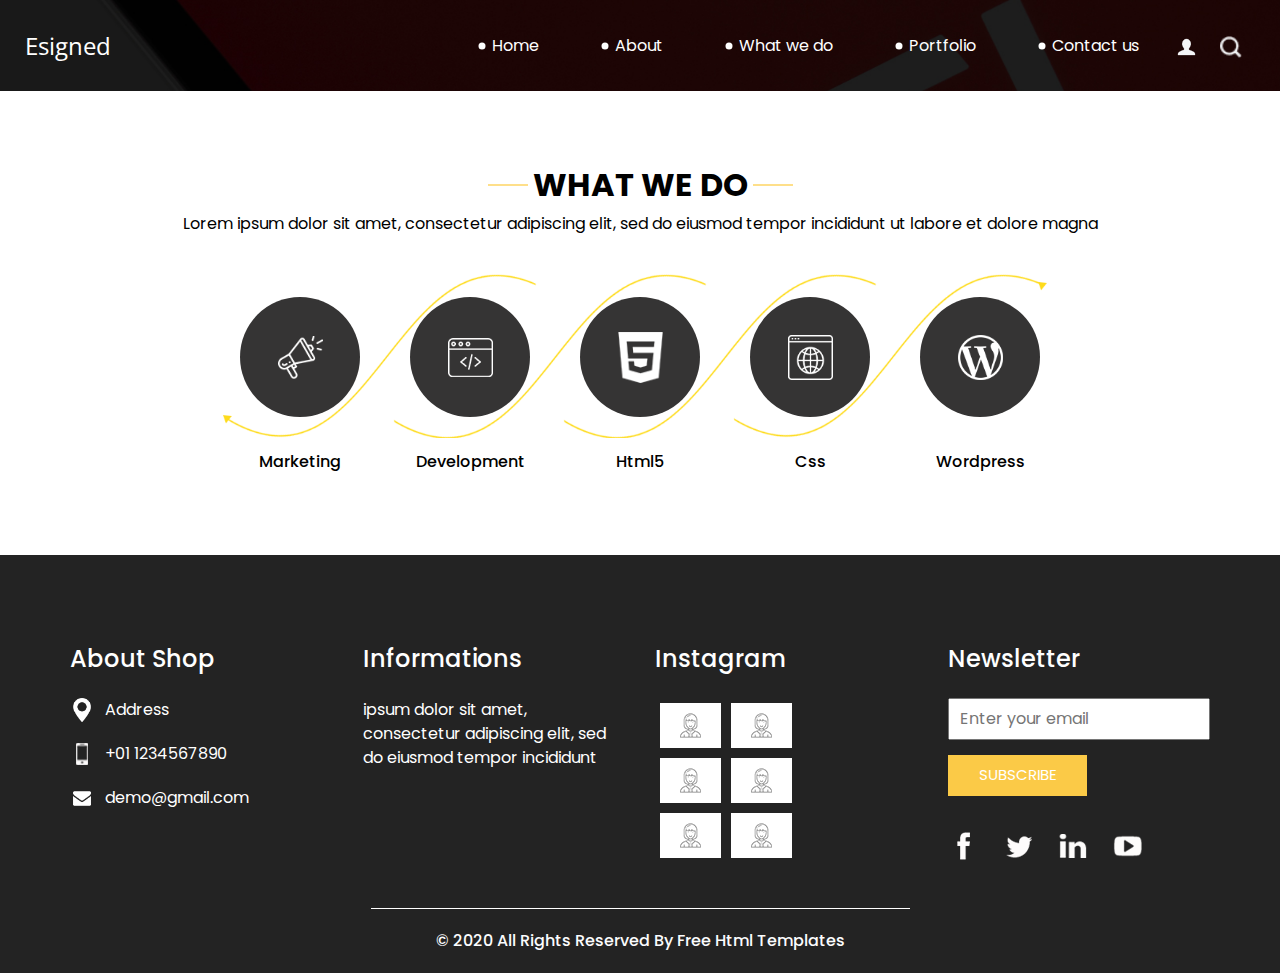
<file: do.html>
<!DOCTYPE html>
<html>

<head>
  <!-- Basic -->
  <meta charset="utf-8" />
  <meta http-equiv="X-UA-Compatible" content="IE=edge" />
  <!-- Mobile Metas -->
  <meta name="viewport" content="width=device-width, initial-scale=1, shrink-to-fit=no" />
  <!-- Site Metas -->
  <meta name="keywords" content="" />
  <meta name="description" content="" />
  <meta name="author" content="" />

  <title>Esigned</title>

  <!-- slider stylesheet -->
  <!-- slider stylesheet -->
  <link rel="stylesheet" type="text/css" href="https://cdnjs.cloudflare.com/ajax/libs/OwlCarousel2/2.3.4/assets/owl.carousel.min.css" />

  <!-- bootstrap core css -->
  <link rel="stylesheet" type="text/css" href="css/bootstrap.css" />

  <!-- fonts style -->
  <link href="https://fonts.googleapis.com/css?family=Open+Sans:400,700|Poppins:400,700&display=swap" rel="stylesheet">
  <!-- Custom styles for this template -->
  <link href="css/style.css" rel="stylesheet" />
  <!-- responsive style -->
  <link href="css/responsive.css" rel="stylesheet" />
</head>

<body class="sub_page">
  <div class="hero_area">
    <!-- header section strats -->
    <header class="header_section">
      <div class="container-fluid">
        <nav class="navbar navbar-expand-lg custom_nav-container pt-3">
          <a class="navbar-brand" href="index.html">
            <span>
              Esigned
            </span>
          </a>
          <button class="navbar-toggler" type="button" data-toggle="collapse" data-target="#navbarSupportedContent" aria-controls="navbarSupportedContent" aria-expanded="false" aria-label="Toggle navigation">
            <span class="navbar-toggler-icon"></span>
          </button>

          <div class="collapse navbar-collapse" id="navbarSupportedContent">
            <div class="d-flex ml-auto flex-column flex-lg-row align-items-center">
              <ul class="navbar-nav  ">
                <li class="nav-item active">
                  <a class="nav-link" href="index.html">Home <span class="sr-only">(current)</span></a>
                </li>
                <li class="nav-item">
                  <a class="nav-link" href="about.html"> About </a>
                </li>
                <li class="nav-item">
                  <a class="nav-link" href="do.html"> What we do </a>
                </li>
                <li class="nav-item">
                  <a class="nav-link" href="portfolio.html"> Portfolio </a>
                </li>
                <li class="nav-item">
                  <a class="nav-link" href="contact.html">Contact us</a>
                </li>
              </ul>
              <div class="user_option">
                <a href="">
                  <img src="images/user.png" alt="">
                </a>
                <form class="form-inline my-2 my-lg-0 ml-0 ml-lg-4 mb-3 mb-lg-0">
                  <button class="btn  my-2 my-sm-0 nav_search-btn" type="submit"></button>
                </form>
              </div>
            </div>
          </div>
        </nav>
      </div>
    </header>
    <!-- end header section -->
  </div>

  <!-- do section -->

  <section class="do_section layout_padding">
    <div class="container">
      <div class="heading_container">
        <h2>
          What we do
        </h2>
        <p>
          Lorem ipsum dolor sit amet, consectetur adipiscing elit, sed do eiusmod tempor incididunt ut labore et dolore
          magna
        </p>
      </div>
      <div class="do_container">
        <div class="box arrow-start arrow_bg">
          <div class="img-box">
            <img src="images/d-1.png" alt="">
          </div>
          <div class="detail-box">
            <h6>
              Marketing
            </h6>
          </div>
        </div>
        <div class="box arrow-middle arrow_bg">
          <div class="img-box">
            <img src="images/d-2.png" alt="">
          </div>
          <div class="detail-box">
            <h6>
              Development
            </h6>
          </div>
        </div>
        <div class="box arrow-middle arrow_bg">
          <div class="img-box">
            <img src="images/d-3.png" alt="">
          </div>
          <div class="detail-box">
            <h6>
              Html5
            </h6>
          </div>
        </div>
        <div class="box arrow-end arrow_bg">
          <div class="img-box">
            <img src="images/d-4.png" alt="">
          </div>
          <div class="detail-box">
            <h6>
              Css
            </h6>
          </div>
        </div>
        <div class="box ">
          <div class="img-box">
            <img src="images/d-5.png" alt="">
          </div>
          <div class="detail-box">
            <h6>
              Wordpress
            </h6>
          </div>
        </div>
      </div>
    </div>
  </section>

  <!-- end do section -->

  <!-- info section -->
  <section class="info_section ">
    <div class="container">
      <div class="row">
        <div class="col-md-3">
          <div class="info_contact">
            <h5>
              About Shop
            </h5>
            <div>
              <div class="img-box">
                <img src="images/location-white.png" width="18px" alt="">
              </div>
              <p>
                Address
              </p>
            </div>
            <div>
              <div class="img-box">
                <img src="images/telephone-white.png" width="12px" alt="">
              </div>
              <p>
                +01 1234567890
              </p>
            </div>
            <div>
              <div class="img-box">
                <img src="images/envelope-white.png" width="18px" alt="">
              </div>
              <p>
                demo@gmail.com
              </p>
            </div>
          </div>
        </div>
        <div class="col-md-3">
          <div class="info_info">
            <h5>
              Informations
            </h5>
            <p>
              ipsum dolor sit amet, consectetur adipiscing elit, sed do eiusmod tempor incididunt
            </p>
          </div>
        </div>

        <div class="col-md-3">
          <div class="info_insta">
            <h5>
              Instagram
            </h5>
            <div class="insta_container">
              <div>
                <a href="">
                  <div class="insta-box b-1">
                    <img src="images/insta.png" alt="">
                  </div>
                </a>
                <a href="">
                  <div class="insta-box b-2">
                    <img src="images/insta.png" alt="">
                  </div>
                </a>
              </div>

              <div>
                <a href="">
                  <div class="insta-box b-3">
                    <img src="images/insta.png" alt="">
                  </div>
                </a>
                <a href="">
                  <div class="insta-box b-4">
                    <img src="images/insta.png" alt="">
                  </div>
                </a>
              </div>
              <div>
                <a href="">
                  <div class="insta-box b-3">
                    <img src="images/insta.png" alt="">
                  </div>
                </a>
                <a href="">
                  <div class="insta-box b-4">
                    <img src="images/insta.png" alt="">
                  </div>
                </a>
              </div>
            </div>
          </div>
        </div>
        <div class="col-md-3">
          <div class="info_form ">
            <h5>
              Newsletter
            </h5>
            <form action="">
              <input type="email" placeholder="Enter your email">
              <button>
                Subscribe
              </button>
            </form>
            <div class="social_box">
              <a href="">
                <img src="images/fb.png" alt="">
              </a>
              <a href="">
                <img src="images/twitter.png" alt="">
              </a>
              <a href="">
                <img src="images/linkedin.png" alt="">
              </a>
              <a href="">
                <img src="images/youtube.png" alt="">
              </a>
            </div>
          </div>
        </div>
      </div>
    </div>
  </section>

  <!-- end info_section -->


  <!-- footer section -->
  <section class="container-fluid footer_section">
    <p>
      &copy; 2020 All Rights Reserved By
      <a href="https://html.design/">Free Html Templates</a>
    </p>
  </section>
  <!-- footer section -->

  <script type="text/javascript" src="js/jquery-3.4.1.min.js"></script>
  <script type="text/javascript" src="js/bootstrap.js"></script>
  <script type="text/javascript" src="https://cdnjs.cloudflare.com/ajax/libs/OwlCarousel2/2.3.4/owl.carousel.min.js">
  </script>
  <!-- owl carousel script 
    -->
  <script type="text/javascript">
    $(".owl-carousel").owlCarousel({
      loop: true,
      margin: 0,
      navText: [],
      center: true,
      autoplay: true,
      autoplayHoverPause: true,
      responsive: {
        0: {
          items: 1
        },
        1000: {
          items: 3
        }
      }
    });
  </script>
  <!-- end owl carousel script -->

</body>

</html>
</file>
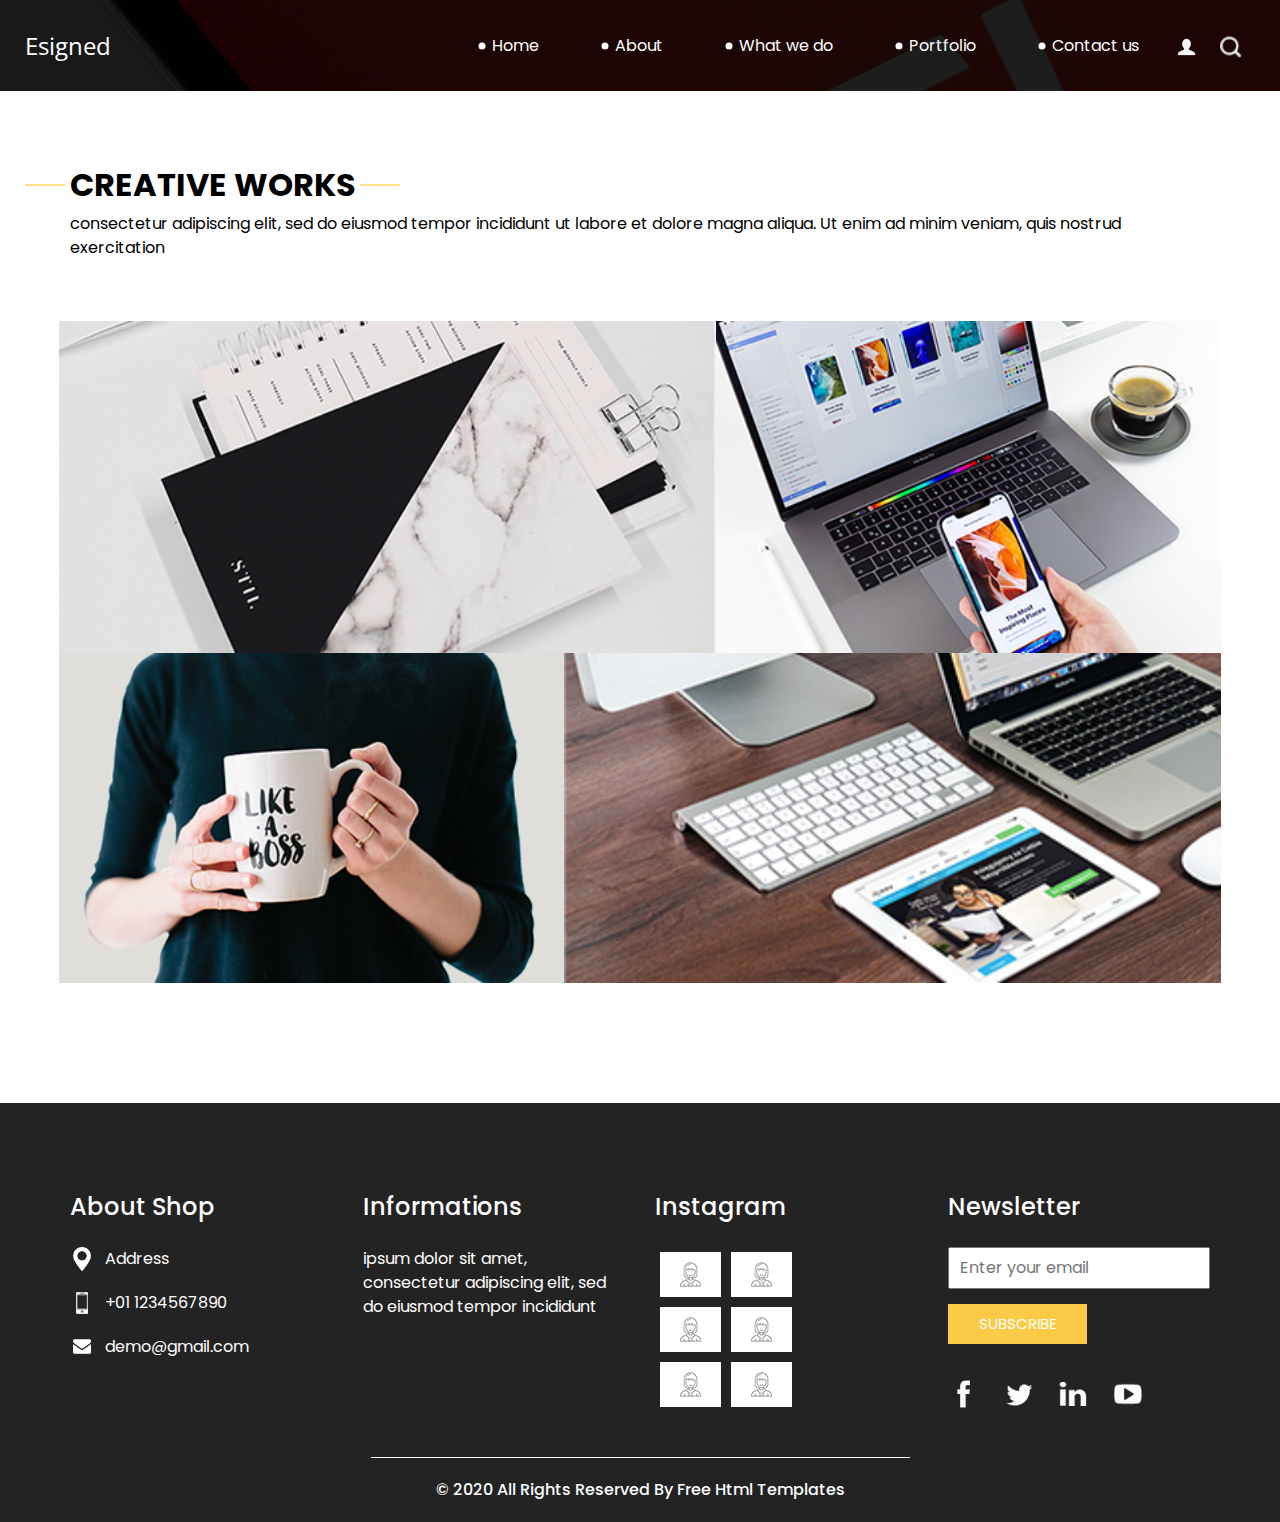
<file: portfolio.html>
<!DOCTYPE html>
<html>

<head>
  <!-- Basic -->
  <meta charset="utf-8" />
  <meta http-equiv="X-UA-Compatible" content="IE=edge" />
  <!-- Mobile Metas -->
  <meta name="viewport" content="width=device-width, initial-scale=1, shrink-to-fit=no" />
  <!-- Site Metas -->
  <meta name="keywords" content="" />
  <meta name="description" content="" />
  <meta name="author" content="" />

  <title>Esigned</title>

  <!-- slider stylesheet -->
  <!-- slider stylesheet -->
  <link rel="stylesheet" type="text/css" href="https://cdnjs.cloudflare.com/ajax/libs/OwlCarousel2/2.3.4/assets/owl.carousel.min.css" />

  <!-- bootstrap core css -->
  <link rel="stylesheet" type="text/css" href="css/bootstrap.css" />

  <!-- fonts style -->
  <link href="https://fonts.googleapis.com/css?family=Open+Sans:400,700|Poppins:400,700&display=swap" rel="stylesheet">
  <!-- Custom styles for this template -->
  <link href="css/style.css" rel="stylesheet" />
  <!-- responsive style -->
  <link href="css/responsive.css" rel="stylesheet" />
</head>

<body class="sub_page">
  <div class="hero_area">
    <!-- header section strats -->
    <header class="header_section">
      <div class="container-fluid">
        <nav class="navbar navbar-expand-lg custom_nav-container pt-3">
          <a class="navbar-brand" href="index.html">
            <span>
              Esigned
            </span>
          </a>
          <button class="navbar-toggler" type="button" data-toggle="collapse" data-target="#navbarSupportedContent" aria-controls="navbarSupportedContent" aria-expanded="false" aria-label="Toggle navigation">
            <span class="navbar-toggler-icon"></span>
          </button>

          <div class="collapse navbar-collapse" id="navbarSupportedContent">
            <div class="d-flex ml-auto flex-column flex-lg-row align-items-center">
              <ul class="navbar-nav  ">
                <li class="nav-item active">
                  <a class="nav-link" href="index.html">Home <span class="sr-only">(current)</span></a>
                </li>
                <li class="nav-item">
                  <a class="nav-link" href="about.html"> About </a>
                </li>
                <li class="nav-item">
                  <a class="nav-link" href="do.html"> What we do </a>
                </li>
                <li class="nav-item">
                  <a class="nav-link" href="portfolio.html"> Portfolio </a>
                </li>
                <li class="nav-item">
                  <a class="nav-link" href="contact.html">Contact us</a>
                </li>
              </ul>
              <div class="user_option">
                <a href="">
                  <img src="images/user.png" alt="">
                </a>
                <form class="form-inline my-2 my-lg-0 ml-0 ml-lg-4 mb-3 mb-lg-0">
                  <button class="btn  my-2 my-sm-0 nav_search-btn" type="submit"></button>
                </form>
              </div>
            </div>
          </div>
        </nav>
      </div>
    </header>
    <!-- end header section -->
  </div>


  <!-- work section -->
  <section class="work_section layout_padding">
    <div class="container">
      <div class="heading_container">
        <h2>
          CREATIVE WORKS
        </h2>
        <p>
          consectetur adipiscing elit, sed do eiusmod tempor incididunt ut labore et dolore magna aliqua. Ut enim ad
          minim veniam, quis nostrud exercitation
        </p>
      </div>
      <div class="work_container layout_padding2">
        <div class="box b-1">
          <img src="images/w-1.png" alt="">
        </div>
        <div class="box b-2">
          <img src="images/w-2.png" alt="">

        </div>
        <div class="box b-3">
          <img src="images/w-3.png" alt="">

        </div>
        <div class="box b-4">
          <img src="images/w-4.png" alt="">

        </div>
      </div>
    </div>
  </section>

  <!-- end work section -->

  <!-- info section -->
  <section class="info_section ">
    <div class="container">
      <div class="row">
        <div class="col-md-3">
          <div class="info_contact">
            <h5>
              About Shop
            </h5>
            <div>
              <div class="img-box">
                <img src="images/location-white.png" width="18px" alt="">
              </div>
              <p>
                Address
              </p>
            </div>
            <div>
              <div class="img-box">
                <img src="images/telephone-white.png" width="12px" alt="">
              </div>
              <p>
                +01 1234567890
              </p>
            </div>
            <div>
              <div class="img-box">
                <img src="images/envelope-white.png" width="18px" alt="">
              </div>
              <p>
                demo@gmail.com
              </p>
            </div>
          </div>
        </div>
        <div class="col-md-3">
          <div class="info_info">
            <h5>
              Informations
            </h5>
            <p>
              ipsum dolor sit amet, consectetur adipiscing elit, sed do eiusmod tempor incididunt
            </p>
          </div>
        </div>

        <div class="col-md-3">
          <div class="info_insta">
            <h5>
              Instagram
            </h5>
            <div class="insta_container">
              <div>
                <a href="">
                  <div class="insta-box b-1">
                    <img src="images/insta.png" alt="">
                  </div>
                </a>
                <a href="">
                  <div class="insta-box b-2">
                    <img src="images/insta.png" alt="">
                  </div>
                </a>
              </div>

              <div>
                <a href="">
                  <div class="insta-box b-3">
                    <img src="images/insta.png" alt="">
                  </div>
                </a>
                <a href="">
                  <div class="insta-box b-4">
                    <img src="images/insta.png" alt="">
                  </div>
                </a>
              </div>
              <div>
                <a href="">
                  <div class="insta-box b-3">
                    <img src="images/insta.png" alt="">
                  </div>
                </a>
                <a href="">
                  <div class="insta-box b-4">
                    <img src="images/insta.png" alt="">
                  </div>
                </a>
              </div>
            </div>
          </div>
        </div>
        <div class="col-md-3">
          <div class="info_form ">
            <h5>
              Newsletter
            </h5>
            <form action="">
              <input type="email" placeholder="Enter your email">
              <button>
                Subscribe
              </button>
            </form>
            <div class="social_box">
              <a href="">
                <img src="images/fb.png" alt="">
              </a>
              <a href="">
                <img src="images/twitter.png" alt="">
              </a>
              <a href="">
                <img src="images/linkedin.png" alt="">
              </a>
              <a href="">
                <img src="images/youtube.png" alt="">
              </a>
            </div>
          </div>
        </div>
      </div>
    </div>
  </section>

  <!-- end info_section -->


  <!-- footer section -->
  <section class="container-fluid footer_section">
    <p>
      &copy; 2020 All Rights Reserved By
      <a href="https://html.design/">Free Html Templates</a>
    </p>
  </section>
  <!-- footer section -->

  <script type="text/javascript" src="js/jquery-3.4.1.min.js"></script>
  <script type="text/javascript" src="js/bootstrap.js"></script>
  <script type="text/javascript" src="https://cdnjs.cloudflare.com/ajax/libs/OwlCarousel2/2.3.4/owl.carousel.min.js">
  </script>
  <!-- owl carousel script 
    -->
  <script type="text/javascript">
    $(".owl-carousel").owlCarousel({
      loop: true,
      margin: 0,
      navText: [],
      center: true,
      autoplay: true,
      autoplayHoverPause: true,
      responsive: {
        0: {
          items: 1
        },
        1000: {
          items: 3
        }
      }
    });
  </script>
  <!-- end owl carousel script -->

</body>

</html>
</file>
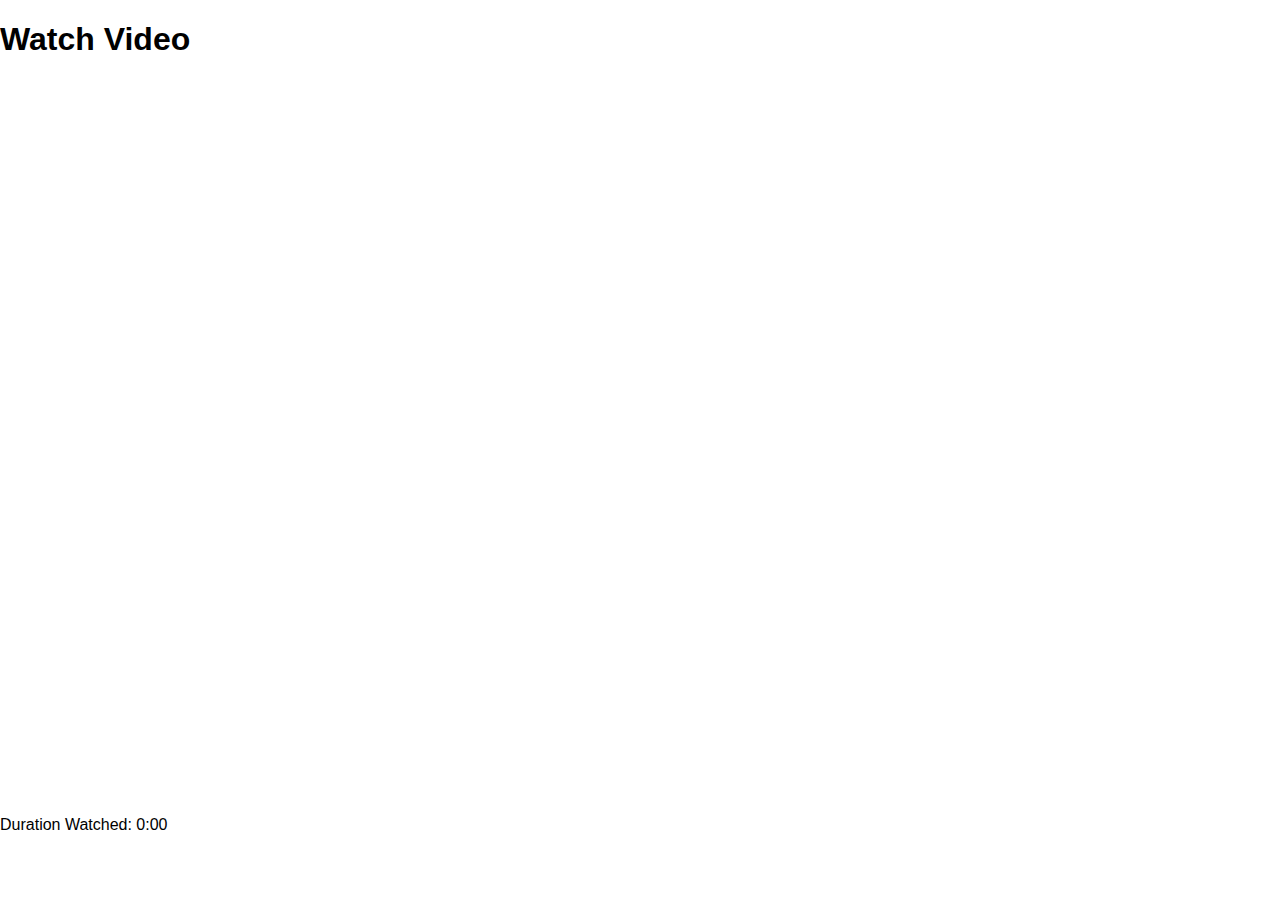
<file: yt.html>
<!DOCTYPE html>
<html lang="en">
<head>
    <meta charset="UTF-8">
    <meta name="viewport" content="width=device-width, initial-scale=1.0">
    <title>Watch Video</title>
    <style>
        body {
            font-family: Arial, sans-serif;
            margin: 0;
            padding: 0;
        }
        #video-container {
            position: relative;
            width: 100%;
            padding-top: 56.25%; /* 16:9 Aspect Ratio (divide 9 by 16 = 0.5625) */
            overflow: hidden;
        }
        #video {
            position: absolute;
            top: 0;
            left: 0;
            width: 100%;
            height: 100%;
        }
    </style>
</head>
<body>
    <h1>Watch Video</h1>
    <div id="video-container">
        <iframe id="video" src="https://www.youtube.com/embed/o89xwJdFgyo?enablejsapi=1" frameborder="0" allowfullscreen></iframe>
    </div>
    <p>Duration Watched: <span id="duration-watched">0:00</span></p>

    <script>
        var player;
        var durationWatched = 0;
        var timer;

        function onYouTubeIframeAPIReady() {
            player = new YT.Player('video', {
                events: {
                    'onReady': onPlayerReady,
                    'onStateChange': onPlayerStateChange
                }
            });
        }

        function onPlayerReady(event) {
            event.target.playVideo();
            timer = setInterval(updateDurationWatched, 1000); // Update duration every second
        }

        function onPlayerStateChange(event) {
            if (event.data == YT.PlayerState.ENDED) {
                clearInterval(timer);
            }
        }

        function updateDurationWatched() {
            var currentTime = player.getCurrentTime();
            durationWatched = Math.round(currentTime);
            var minutes = Math.floor(durationWatched / 60);
            var seconds = durationWatched - minutes * 60;
            var formattedTime = minutes.toString().padStart(2, '0') + ':' + seconds.toString().padStart(2, '0');
            document.getElementById('duration-watched').innerText = formattedTime;
        }
    </script>

    <script src="https://www.youtube.com/iframe_api"></script>
</body>
</html>
</file>
<file: css/style.css>
body {
  font-family: "Poppins", sans-serif;
  color: #000000;
  background-color: #ffffff;
}

.layout_padding {
  padding: 75px 0;
}

.layout_padding2 {
  padding: 45px 0;
}

.layout_padding2-top {
  padding-top: 45px;
}

.layout_padding2-bottom {
  padding-bottom: 45px;
}

.layout_padding-top {
  padding-top: 75px;
}

.layout_padding-bottom {
  padding-bottom: 75px;
}

.heading_container {
  display: -webkit-box;
  display: -ms-flexbox;
  display: flex;
  -webkit-box-orient: vertical;
  -webkit-box-direction: normal;
      -ms-flex-direction: column;
          flex-direction: column;
  -webkit-box-align: start;
      -ms-flex-align: start;
          align-items: flex-start;
}

.heading_container h2 {
  font-weight: bold;
  text-transform: uppercase;
  position: relative;
}

.heading_container h2::before, .heading_container h2::after {
  content: "";
  position: absolute;
  top: 50%;
  width: 40px;
  height: 1px;
  background-color: #fec016;
}

.heading_container h2::before {
  left: -5px;
  -webkit-transform: translate(-100%, -50%);
          transform: translate(-100%, -50%);
}

.heading_container h2::after {
  right: -5px;
  -webkit-transform: translate(100%, -50%);
          transform: translate(100%, -50%);
}

/*header section*/
.hero_area {
  height: 100vh;
  background-color: #b5caee;
  background-image: url(../images/hero-bg.jpg);
  background-size: cover;
}

.sub_page .hero_area {
  height: auto;
}

.sub_page .who_section.layout_padding {
  padding-top: 0;
}

.hero_area.sub_pages {
  height: auto;
}

.header_section .container-fluid {
  padding-right: 25px;
  padding-left: 25px;
}

.header_section .nav_container {
  margin: 0 auto;
}

.custom_nav-container.navbar-expand-lg .navbar-nav .nav-link {
  margin: 10px 30px;
  color: #ffffff;
  text-align: center;
  position: relative;
}

.custom_nav-container.navbar-expand-lg .navbar-nav .nav-link::before {
  content: "";
  position: absolute;
  top: 50%;
  left: -2px;
  -webkit-transform: translate(-50%, -50%);
          transform: translate(-50%, -50%);
  width: 7px;
  height: 7px;
  border-radius: 100%;
  background-color: #ffffff;
}

a,
a:hover,
a:focus {
  text-decoration: none;
}

a:hover,
a:focus {
  color: initial;
}

.btn,
.btn:focus {
  outline: none !important;
  -webkit-box-shadow: none;
          box-shadow: none;
}

.user_option {
  display: -webkit-box;
  display: -ms-flexbox;
  display: flex;
  -webkit-box-align: center;
      -ms-flex-align: center;
          align-items: center;
}

.custom_nav-container .nav_search-btn {
  background-image: url(../images/search-icon.png);
  background-size: 22px;
  background-repeat: no-repeat;
  background-position-y: 7px;
  width: 35px;
  height: 35px;
  padding: 0;
  border: none;
}

.navbar-brand {
  display: -webkit-box;
  display: -ms-flexbox;
  display: flex;
  -webkit-box-align: center;
      -ms-flex-align: center;
          align-items: center;
  font-family: 'Open Sans', sans-serif;
}

.navbar-brand span {
  font-size: 24px;
  color: #ffffff;
}

.custom_nav-container {
  z-index: 99999;
  padding: 15px 0;
}

.custom_nav-container .navbar-toggler {
  outline: none;
}

.custom_nav-container .navbar-toggler .navbar-toggler-icon {
  background-image: url(../images/menu.png);
  background-size: 55px;
}

/*end header section*/
.slider_section {
  height: 90%;
  display: -webkit-box;
  display: -ms-flexbox;
  display: flex;
  -webkit-box-align: center;
      -ms-flex-align: center;
          align-items: center;
  color: #ffffff;
}

.slider_section .detail-box {
  text-align: center;
  margin-bottom: 110px;
}

.slider_section .detail-box h1 {
  font-size: 4rem;
  text-transform: uppercase;
}

.slider_section .detail-box h2 {
  text-transform: uppercase;
}

.slider_section .detail-box p {
  margin-top: 25px;
}

.slider_section .detail-box a {
  display: inline-block;
  padding: 10px 55px;
  background-color: #ffffff;
  border: 1px solid #ffffff;
  color: #000000;
  border-radius: 20px 20px 0 20px;
  margin-top: 35px;
}

.slider_section .detail-box a:hover {
  background-color: transparent;
  color: #ffffff;
}

.slider_section #carouselExampleIndicators {
  bottom: 0;
}

.slider_section #carouselExampleIndicators li {
  width: 15px;
  height: 15px;
  background-color: transparent;
  border: 3px solid #ffffff;
  border-radius: 100%;
  opacity: 1;
}

.do_section .heading_container {
  -webkit-box-align: center;
      -ms-flex-align: center;
          align-items: center;
  text-align: center;
}

.do_section .do_container {
  display: -webkit-box;
  display: -ms-flexbox;
  display: flex;
  -ms-flex-wrap: wrap;
      flex-wrap: wrap;
  -webkit-box-pack: center;
      -ms-flex-pack: center;
          justify-content: center;
  padding-top: 10px;
}

.do_section .do_container .box {
  text-align: center;
  position: relative;
  z-index: 5;
  margin: 35px 25px 0 25px;
}

.do_section .do_container .box .img-box {
  width: 120px;
  height: 120px;
  display: -webkit-box;
  display: -ms-flexbox;
  display: flex;
  -webkit-box-pack: center;
      -ms-flex-pack: center;
          justify-content: center;
  -webkit-box-align: center;
      -ms-flex-align: center;
          align-items: center;
  background-color: #353434;
  border-radius: 100%;
}

.do_section .do_container .box .img-box img {
  width: 45px;
}

.do_section .do_container .box .detail-box {
  margin-top: 35px;
}

.do_section .do_container .box:hover .img-box {
  background-color: #fec016;
}

.do_section .do_container .arrow_bg::before {
  content: "";
  position: absolute;
  top: -23px;
  left: -17px;
  width: 262%;
  height: 90%;
  z-index: 3;
  background-size: cover;
}

.do_section .do_container .arrow-start::before {
  background-image: url(../images/arrow-start.png);
}

.do_section .do_container .arrow-middle::before {
  background-image: url(../images/arrow-middle.png);
}

.do_section .do_container .arrow-end::before {
  background-image: url(../images/arrow-end.png);
}

.who_section .row {
  -webkit-box-align: center;
      -ms-flex-align: center;
          align-items: center;
}

.who_section .img-box img {
  width: 100%;
}

.who_section .detail-box {
  margin-left: 65px;
}

.who_section .detail-box p {
  margin-top: 35px;
}

.who_section .detail-box a {
  display: inline-block;
  padding: 8px 30px;
  background-color: #353434;
  border: 1px solid #353434;
  color: #ffffff;
  border-radius: 20px 20px 0 20px;
  margin-top: 35px;
}

.who_section .detail-box a:hover {
  background-color: transparent;
  color: #353434;
}

.work_section .work_container {
  display: -webkit-box;
  display: -ms-flexbox;
  display: flex;
  -ms-flex-wrap: wrap;
      flex-wrap: wrap;
  margin: 0 -1%;
}

.work_section .work_container .box {
  min-width: 300px;
  display: -webkit-box;
  display: -ms-flexbox;
  display: flex;
  -webkit-box-align: stretch;
      -ms-flex-align: stretch;
          align-items: stretch;
}

.work_section .work_container .box img {
  width: 100%;
}

.work_section .work_container .box.b-2, .work_section .work_container .box.b-3 {
  width: 43.5%;
}

.work_section .work_container .box.b-1, .work_section .work_container .box.b-4 {
  width: 56.5%;
}

.client_section {
  padding-bottom: 150px;
}

.client_section .heading_container {
  -webkit-box-align: center;
      -ms-flex-align: center;
          align-items: center;
  margin-bottom: 45px;
}

.client_section .box {
  padding: 20px;
  display: -webkit-box;
  display: -ms-flexbox;
  display: flex;
  -webkit-box-orient: vertical;
  -webkit-box-direction: normal;
      -ms-flex-direction: column;
          flex-direction: column;
  -webkit-box-align: center;
      -ms-flex-align: center;
          align-items: center;
  text-align: center;
  margin: 20px;
}

.client_section .box .img-box {
  width: 60px;
}

.client_section .box .img-box img {
  width: 100%;
}

.client_section .box .detail-box {
  margin-top: 35px;
  display: -webkit-box;
  display: -ms-flexbox;
  display: flex;
  -webkit-box-orient: vertical;
  -webkit-box-direction: normal;
      -ms-flex-direction: column;
          flex-direction: column;
  -webkit-box-align: center;
      -ms-flex-align: center;
          align-items: center;
}

.client_section .box .detail-box h5 {
  text-transform: uppercase;
  font-weight: bold;
  font-size: 18px;
}

.client_section .box .detail-box h5 span {
  text-transform: none;
  font-size: 16px;
  font-weight: normal;
  color: #fec016;
}

.client_section .box .detail-box img {
  width: 15px;
  margin: 35px 0;
}

.client_section .carousel-wrap {
  margin: 0 auto;
  padding: 0;
  position: relative;
}

.client_section .owl-nav > div {
  margin-top: -26px;
  position: absolute;
  top: 50%;
  color: #cdcbcd;
}

.client_section .owl-carousel .owl-nav .owl-prev,
.client_section .owl-carousel .owl-nav .owl-next {
  width: 50px;
  height: 50px;
  background-color: #000000;
  background-size: 16px;
  background-position: center;
  border-radius: 100%;
  background-repeat: no-repeat;
  position: absolute;
  bottom: -75px;
  outline: none;
}

.client_section .owl-carousel .owl-nav .owl-prev:hover,
.client_section .owl-carousel .owl-nav .owl-next:hover {
  background-color: rgba(0, 0, 0, 0.8);
}

.client_section .owl-carousel .owl-nav .owl-prev {
  background-image: url(../images/prev.png);
  left: 50%;
  -webkit-transform: translateX(-102%);
          transform: translateX(-102%);
}

.client_section .owl-carousel .owl-nav .owl-next {
  right: 50%;
  background-image: url(../images/next.png);
  -webkit-transform: translateX(102%);
          transform: translateX(102%);
}

.client_section .owl-carousel .owl-dots.disabled,
.client_section .owl-carousel .owl-nav.disabled {
  display: block;
}

.client_section .owl-item.active.center .box {
  -webkit-box-shadow: 0 0 20px 0 rgba(0, 0, 0, 0.2);
          box-shadow: 0 0 20px 0 rgba(0, 0, 0, 0.2);
}

.target_section {
  background-image: url(../images/target-bg.jpg);
  background-size: cover;
  color: #ffffff;
  text-align: center;
}

.target_section .detail-box {
  margin: 30px 0;
}

.target_section h2 {
  font-weight: bold;
}

.target_section h5 {
  font-size: 18px;
  font-weight: 500;
}

/* contact section */
.contact_section .heading_container {
  -webkit-box-align: center;
      -ms-flex-align: center;
          align-items: center;
}

.contact_section .contact-form {
  padding: 25px;
  border-radius: 20px;
}

.contact_section .contact-form input {
  border: none;
  outline: none;
  background-color: transparent;
  width: 100%;
  margin: 15px 0;
  padding: 10px 20px;
  border: 1px solid rgba(0, 0, 0, 0.4);
  border-radius: 30px;
}

.contact_section .contact-form input.input_message {
  height: 175px;
}

.contact_section .contact-form input::-webkit-input-placeholder {
  color: rgba(0, 0, 0, 0.4);
}

.contact_section .contact-form input:-ms-input-placeholder {
  color: rgba(0, 0, 0, 0.4);
}

.contact_section .contact-form input::-ms-input-placeholder {
  color: rgba(0, 0, 0, 0.4);
}

.contact_section .contact-form input::placeholder {
  color: rgba(0, 0, 0, 0.4);
}

.contact_section .contact-form button {
  border: none;
  outline: none;
  padding: 12px 50px;
  text-transform: uppercase;
  margin-top: 25px;
  background-color: #fec913;
  color: #fff;
  border-radius: 30px;
}

.contact_section .map_img-box {
  width: 80%;
  margin: 25px auto 0 auto;
}

.contact_section .map_img-box img {
  width: 100%;
}

/* end contact section */
.info_section {
  background-color: #232323;
  color: #ffffff;
  padding: 90px 0 45px 0;
}

.info_section h5 {
  margin-bottom: 25px;
  font-size: 24px;
}

.info_section .info_insta .insta_container > div {
  display: -webkit-box;
  display: -ms-flexbox;
  display: flex;
}

.info_section .info_insta .insta_container img {
  width: 100%;
}

.info_section .info_insta .insta_container .insta-box {
  margin: 5px;
  display: -webkit-box;
  display: -ms-flexbox;
  display: flex;
  -webkit-box-align: stretch;
      -ms-flex-align: stretch;
          align-items: stretch;
  background-color: #ffffff;
  padding: 10px 20px;
}

.info_section .info_contact .img-box {
  width: 35px;
  display: -webkit-box;
  display: -ms-flexbox;
  display: flex;
  -webkit-box-pack: center;
      -ms-flex-pack: center;
          justify-content: center;
}

.info_section .info_contact p {
  margin: 0;
}

.info_section .info_contact > div {
  display: -webkit-box;
  display: -ms-flexbox;
  display: flex;
  -webkit-box-align: center;
      -ms-flex-align: center;
          align-items: center;
  margin: 20px 0;
}

.info_section .info_contact > div img {
  height: auto;
  margin-right: 12px;
}

.info_section .info_form form input {
  outline: none;
  width: 100%;
  padding: 7px 10px;
}

.info_section .info_form form button {
  display: inline-block;
  padding: 8px 30px;
  background-color: #fbca47;
  border: 1px solid #fbca47;
  color: #ffffff;
  margin-top: 15px;
  text-transform: uppercase;
  font-size: 15px;
}

.info_section .info_form form button:hover {
  background-color: transparent;
  color: #fbca47;
}

.info_section .info_form .social_box {
  margin-top: 35px;
  width: 100%;
  display: -webkit-box;
  display: -ms-flexbox;
  display: flex;
}

.info_section .info_form .social_box a {
  margin-right: 25px;
}

/* footer section*/
.footer_section {
  background-color: #232323;
  font-weight: 500;
  display: -webkit-box;
  display: -ms-flexbox;
  display: flex;
  -webkit-box-pack: center;
      -ms-flex-pack: center;
          justify-content: center;
}

.footer_section p {
  padding: 20px 65px;
  color: #fbfcfd;
  margin: 0 auto;
  text-align: center;
  border-top: 1px solid #ffffff;
}

.footer_section a {
  color: #fbfcfd;
}

/* end footer section*/
/*# sourceMappingURL=style.css.map */
</file>
<file: css/responsive.css>
@media (max-width: 1120px) {
    .hero_area {
        height: auto;
    }

    .slider_section {
        padding: 50px 0;
    }

}

@media (max-width: 992px) {
    .user_option {
        flex-direction: column;
    }

    .custom_nav-container .nav_search-btn {
        background-position: center;
        margin-top: 10px;
    }

    .user_option a {
        margin-bottom: 10px;
    }

    .custom_nav-container.navbar-expand-lg .navbar-nav .nav-link {
        padding: 0 5px;
    }
}

@media (max-width: 768px) {

    .info_section .col-md-3 {
        text-align: center;
    }

    .info_section .col-md-3:not(:nth-last-child(1)) {
        margin-bottom: 35px;
    }

    .who_section .detail-box {
        margin-left: 15px;
        margin-top: 35px;
    }

    .work_section .work_container .box.b-1,
    .work_section .work_container .box.b-2,
    .work_section .work_container .box.b-3,
    .work_section .work_container .box.b-4 {
        width: 100%;
    }

    .info_section .col-md-3>div {
        display: flex;
        flex-direction: column;
        align-items: center;
    }

    .info_section .info_form .social_box {
        justify-content: center;
    }

    .info_section .info_form .social_box a {
        margin: 0 10px;
    }

    .footer_section p {
        padding: 20px 30px;
    }
}

@media (max-width: 576px) {
    .slider_section .detail-box h1 {
        font-size: 3.5rem;
    }

    .do_section .do_container .arrow_bg::before {
        display: none;
    }
}

@media (max-width: 480px) {}

@media (max-width: 420px) {
    .slider_section .detail-box h2 {
        font-size: 1.5rem;
    }

    .slider_section .detail-box h1 {
        font-size: 3rem;
    }
}

@media (max-width: 360px) {}

@media (min-width: 1200px) {
    .container {
        max-width: 1170px;
    }
}
</file>
